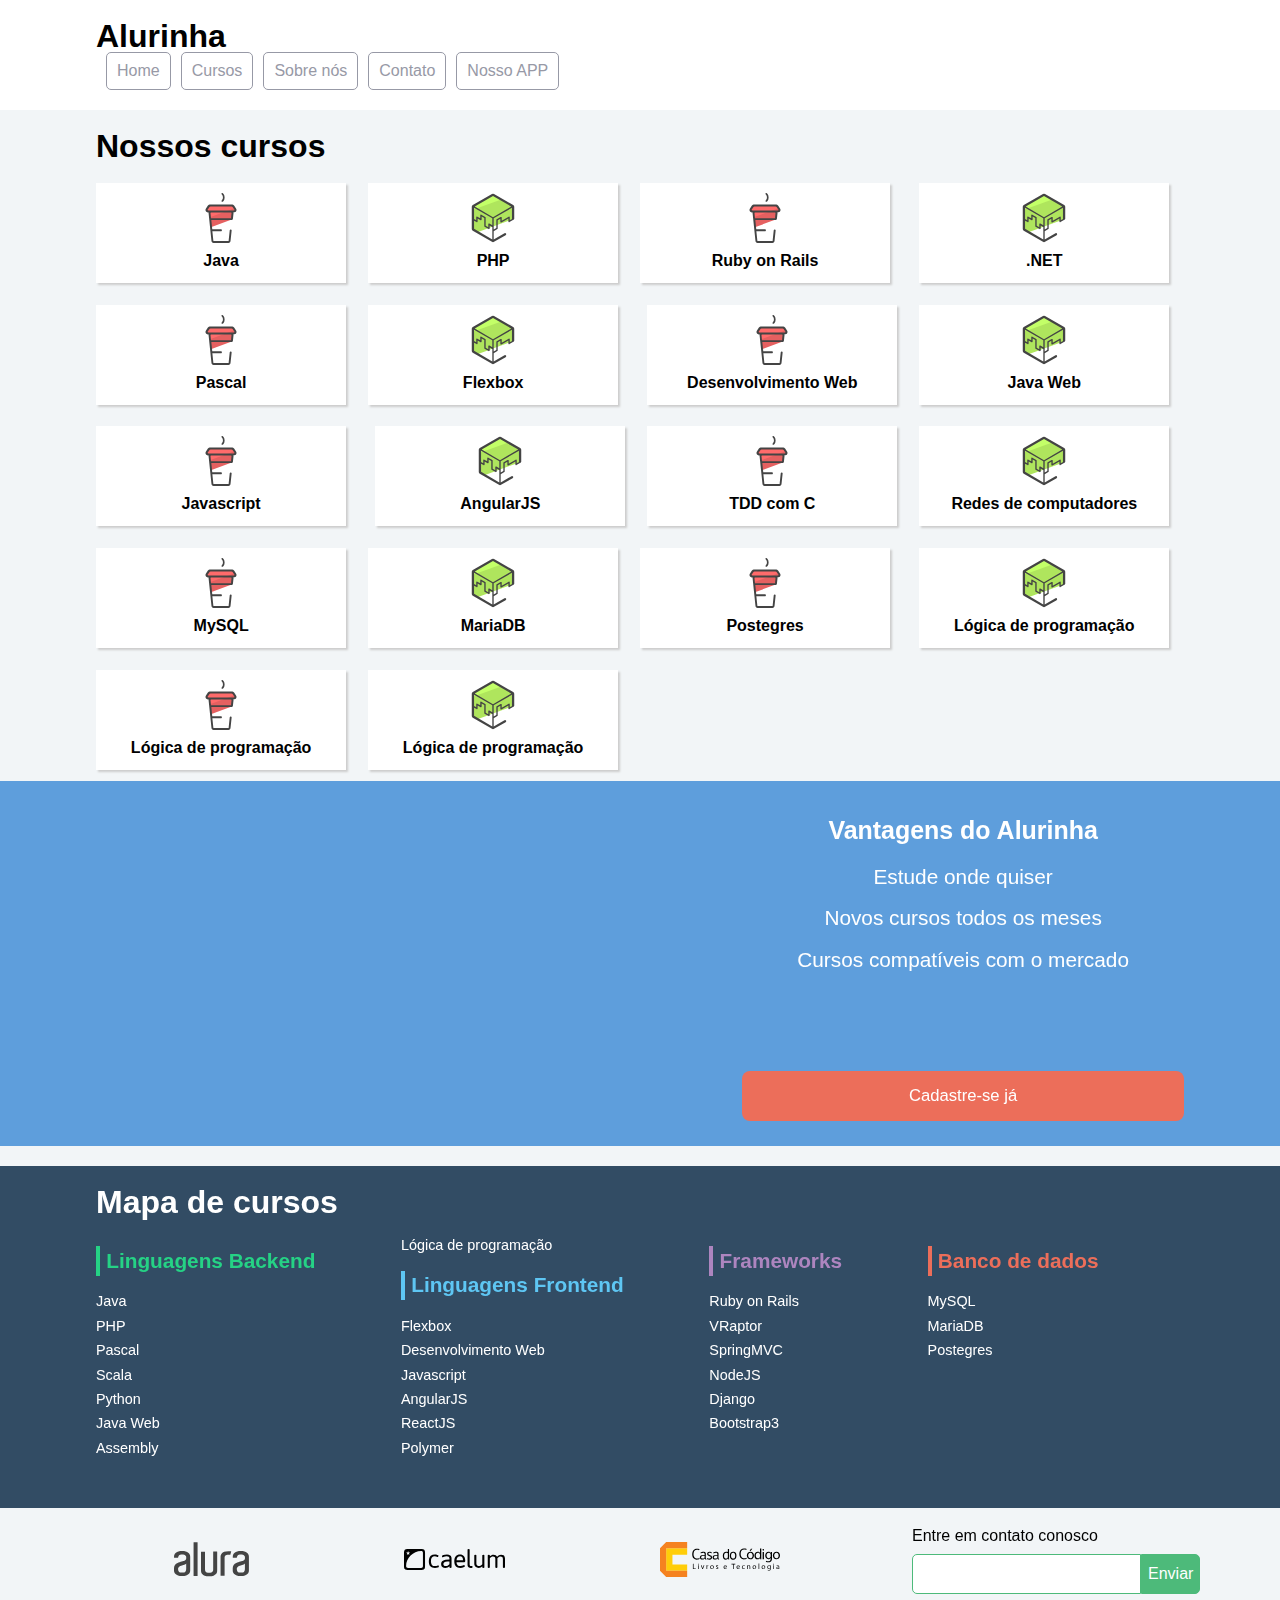
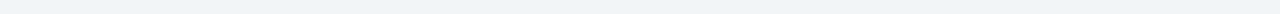
<file: flexbox-alura/index.html>
<!doctype html>
<html>
<head>
	<meta charset="utf-8">
	<meta name="viewport" content="width=device-width, initial-scale=1">
	<title>Alurinha | Cursos online</title>
	<link rel="stylesheet" href="css/reset.css">
	<link rel="stylesheet" href="css/style.css">
	<link rel="stylesheet" href="css/flexbox.css">
</head>
<body>
	
	<header class="cabecalhoPrincipal">
		<div class="container">
			<h1 class="cabecalhoPrincipal-titulo">
				<a href="#">Alurinha</a>
			</h1>
			
			<nav class="cabecalhoPrincipal-nav">
				<a class="cabecalhoPrincipal-nav-link" href="#">Home</a>
				<a class="cabecalhoPrincipal-nav-link" href="#">Cursos</a>
				<a class="cabecalhoPrincipal-nav-link" href="#">Sobre nós</a>
				<a class="cabecalhoPrincipal-nav-link" href="#">Contato</a>
				<a class="cabecalhoPrincipal-nav-link cabecalhoPrincipal-nav-link-app" href="#">Nosso APP</a>
			</nav>
		</div>
		
	</header>
	
	<main class="conteudoPrincipal">
		<div class="container">
			<h2 class="subtitulo">Nossos cursos</h2>
			
			<nav>
				<ul class="conteudoPrincipal-cursos">
					<li class="conteudoPrincipal-cursos-link"><a href="#">Java</a></li>
					<li class="conteudoPrincipal-cursos-link"><a href="#">PHP</a></li>
					<li class="conteudoPrincipal-cursos-link"><a href="#">Ruby on Rails</a></li>
					<li class="conteudoPrincipal-cursos-link"><a href="#">.NET</a></li>
					<li class="conteudoPrincipal-cursos-link"><a href="#">Pascal</a></li>
					<li class="conteudoPrincipal-cursos-link"><a href="#">Flexbox</a></li>
					<li class="conteudoPrincipal-cursos-link"><a href="#">Desenvolvimento Web</a></li>
					<li class="conteudoPrincipal-cursos-link"><a href="#">Java Web</a></li>
					<li class="conteudoPrincipal-cursos-link"><a href="#">Javascript</a></li>
					<li class="conteudoPrincipal-cursos-link"><a href="#">AngularJS</a></li>
					<li class="conteudoPrincipal-cursos-link"><a href="#">TDD com C</a></li>
					<li class="conteudoPrincipal-cursos-link"><a href="#">Redes de computadores</a></li>
					<li class="conteudoPrincipal-cursos-link"><a href="#">MySQL</a></li>
					<li class="conteudoPrincipal-cursos-link"><a href="#">MariaDB</a></li>
					<li class="conteudoPrincipal-cursos-link"><a href="#">Postegres</a></li>
					<li class="conteudoPrincipal-cursos-link"><a href="#">Lógica de programação</a></li>
					<li class="conteudoPrincipal-cursos-link"><a href="#">Lógica de programação</a></li>
					<li class="conteudoPrincipal-cursos-link"><a href="#">Lógica de programação</a></li>
				</ul>
			</nav>
		</div>
		
		<section class="videoSobre">
			<div class="container">
				<iframe class="videoSobre-video" width="560" height="315" src="https://www.youtube.com/embed/bIlOsJzBVaY?list=PLh2Y_pKOa4UcF1BYPJR3EIMRi3nWAUxIp" frameborder="0" allowfullscreen></iframe>
				
				<div class="videoSobre-sobre">
					<h2 class="videoSobre-sobre-title">Vantagens do Alurinha</h2>
					<ul class="videoSobre-sobre-list">
						<li class="videoSobre-sobre-item">Estude onde quiser</li>
						<li class="videoSobre-sobre-item">Novos cursos todos os meses</li>
						<li class="videoSobre-sobre-item">Cursos compatíveis com o mercado</li>
					</ul>
					<button class="videoSobre-button">Cadastre-se já</button>
				</div>
			</div>
		</section>
		
	</main>
	
	<footer class="rodapePrincipal">
		<div class="container">
			
			<section class="rodapePrincipal-navMap">
				<h3 class="subtitulo">Mapa de cursos</h3>
				<nav class="rodapePrincipal-navMap-list">
					
					<h4 class="navmap-list-title navmap-list-title-backend">Linguagens Backend</h4>
					<a class="rodapePrincipal-navMap-link" href="#">Java</a>
					<a class="rodapePrincipal-navMap-link" href="#">PHP</a>
					<a class="rodapePrincipal-navMap-link" href="#">Pascal</a>
					<a class="rodapePrincipal-navMap-link" href="#">Scala</a>
					<a class="rodapePrincipal-navMap-link" href="#">Python</a>
					<a class="rodapePrincipal-navMap-link" href="#">Java Web</a>
					<a class="rodapePrincipal-navMap-link" href="#">Assembly</a>
					<a class="rodapePrincipal-navMap-link" href="#">Lógica de programação</a>
					
					<h4 class="navmap-list-title navmap-list-title-frontend">Linguagens Frontend</h4>
					<a class="rodapePrincipal-navMap-link" href="#">Flexbox</a>
					<a class="rodapePrincipal-navMap-link" href="#">Desenvolvimento Web</a>
					<a class="rodapePrincipal-navMap-link" href="#">Javascript</a>
					<a class="rodapePrincipal-navMap-link" href="#">AngularJS</a>
					<a class="rodapePrincipal-navMap-link" href="#">ReactJS</a>
					<a class="rodapePrincipal-navMap-link" href="#">Polymer</a>
					
					<h4 class="navmap-list-title navmap-list-title-framework">Frameworks</h4>
					<a class="rodapePrincipal-navMap-link" href="#">Ruby on Rails</a>
					<a class="rodapePrincipal-navMap-link" href="#">VRaptor</a>
					<a class="rodapePrincipal-navMap-link" href="#">SpringMVC</a>
					<a class="rodapePrincipal-navMap-link" href="#">NodeJS</a>
					<a class="rodapePrincipal-navMap-link" href="#">Django</a>
					<a class="rodapePrincipal-navMap-link" href="#">Bootstrap3</a>
					
					<h4 class="navmap-list-title navmap-list-title-bancoDeDados">Banco de dados</h4>
					<a class="rodapePrincipal-navMap-link" href="#">MySQL</a>
					<a class="rodapePrincipal-navMap-link" href="#">MariaDB</a>
					<a class="rodapePrincipal-navMap-link" href="#">Postegres</a>
					
				</nav>
			</section>
			
		</div>
		
		<section class="rodapePrincipal-patrocinadores">
			<div class="container">
				<ul class="rodapePrincipal-patrocinadores-list">
					<li>
						<a class="rodapePrincipal-patrocinadores-list-link patrocinadores-list-link-alura" href="#">
							<img src="img/logos/alura.svg" alt="Logo da Alura">
						</a>
					</li>
					<li>
						<a class="rodapePrincipal-patrocinadores-list-link patrocinadores-list-link-caelum" href="#">
							<img src="img/logos/caelum.svg" alt="Logo da Caelum">
						</a>
					</li>
					<li>
						<a class="rodapePrincipal-patrocinadores-list-link patrocinadores-list-link-casaDoCodigo" href="#">
							<img src="img/logos/cdc.svg" alt="Logo da Casa do Código">
						</a>
					</li>
				</ul>
				<form class="rodapePrincipal-contatoForm" action="#">
					<fieldset>
						<legend class="rodapePrincipal-contatoForm-legend" for="email-contato">Entre em contato conosco</legend>
						<div class="rodapePrincipal-contatoForm-fieldset"> 
							<input class="rodapePrincipal-contatoForm-emailInput" type="email" name="email-contato" id="email-contato">
							<button class="rodapePrincipal-contatoForm-submit" type="submit">Enviar</button>
						</div>
					</fieldset>
				</form>
			</div>
		</section>
	</footer>
	
</body>
</html>
</file>
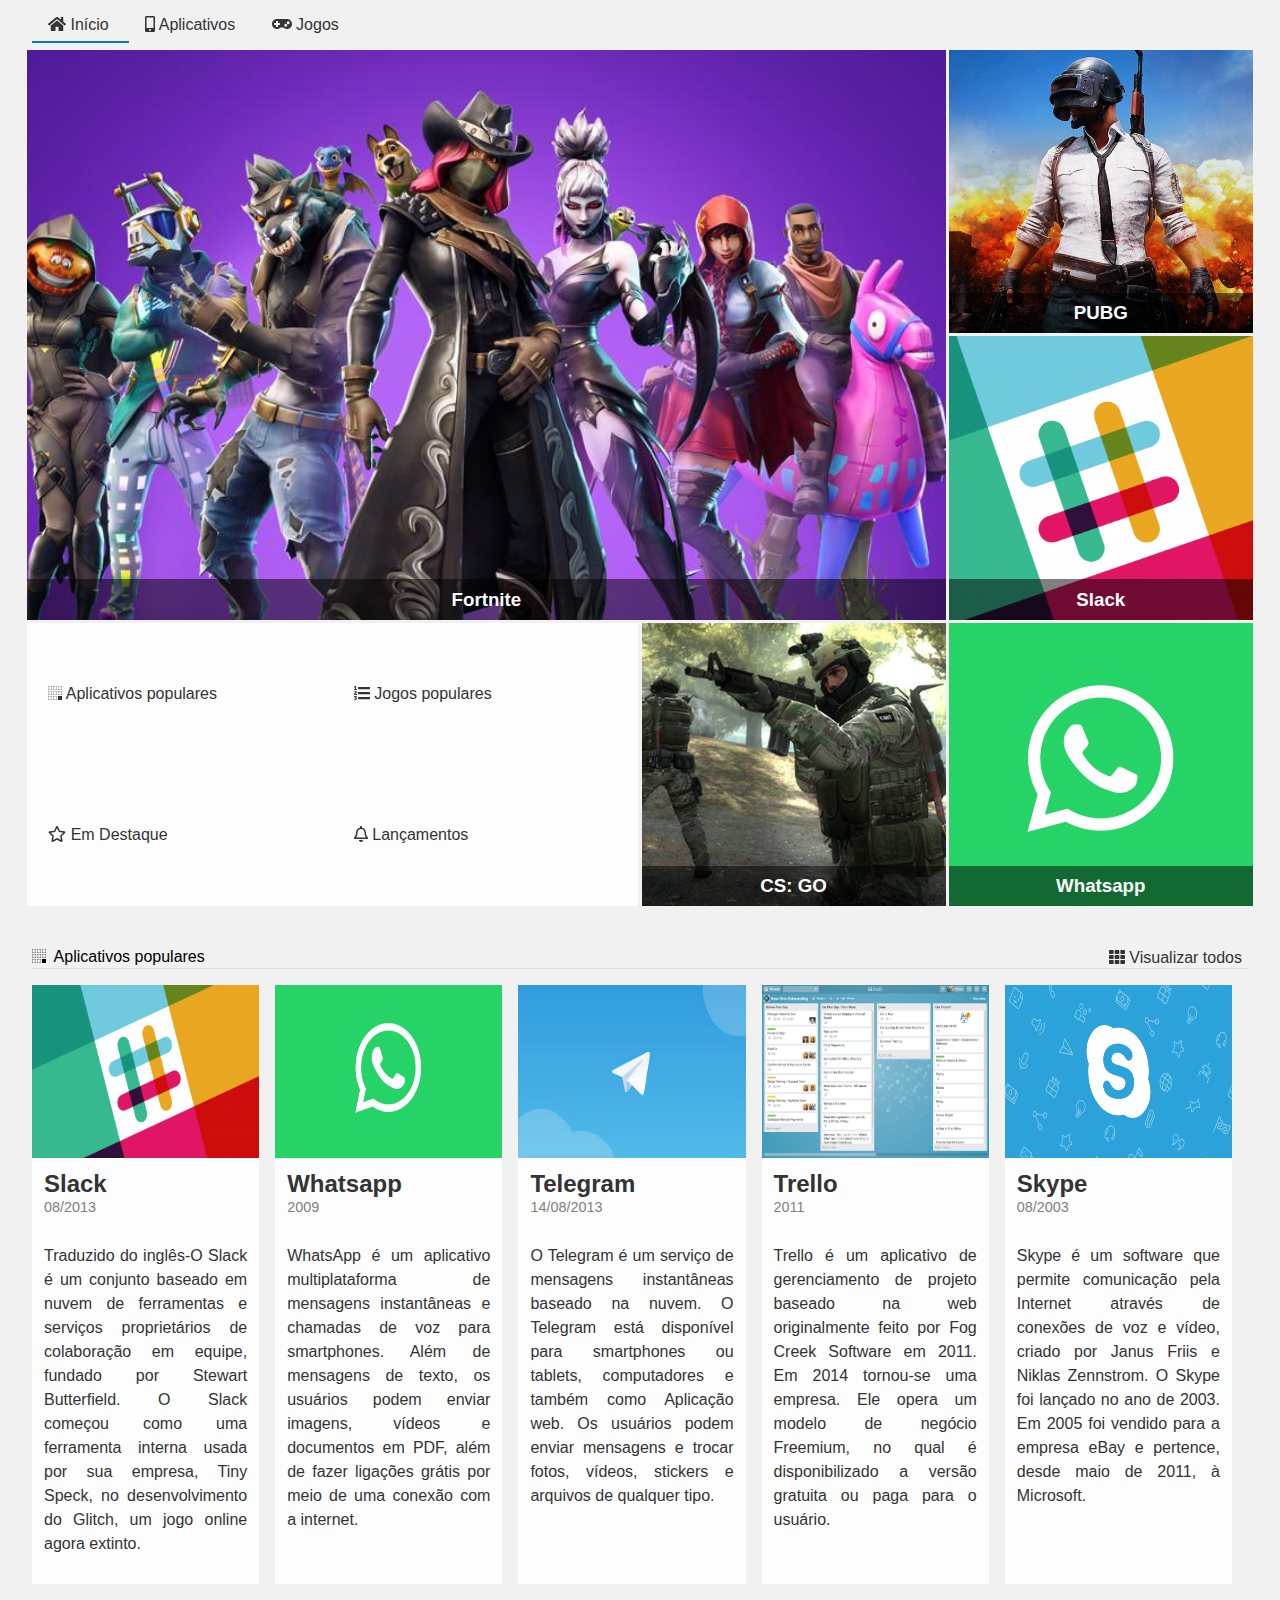
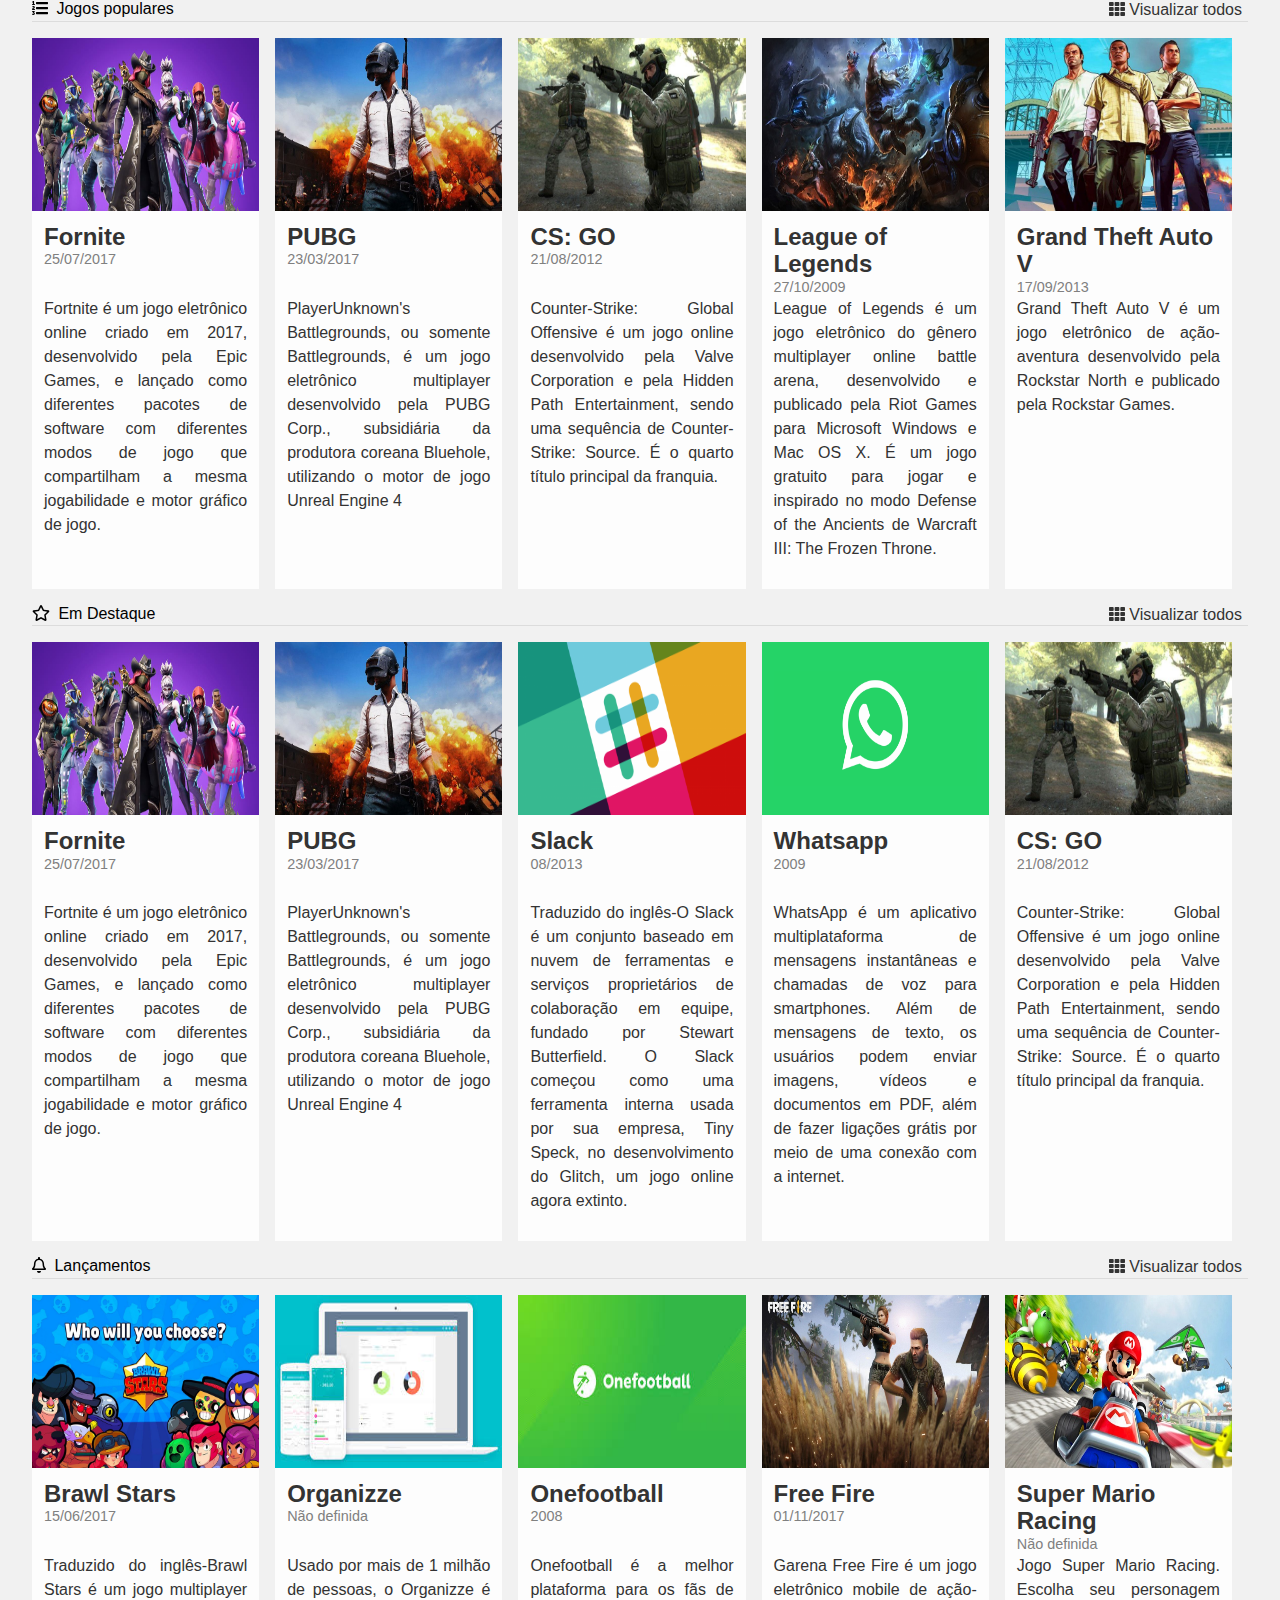
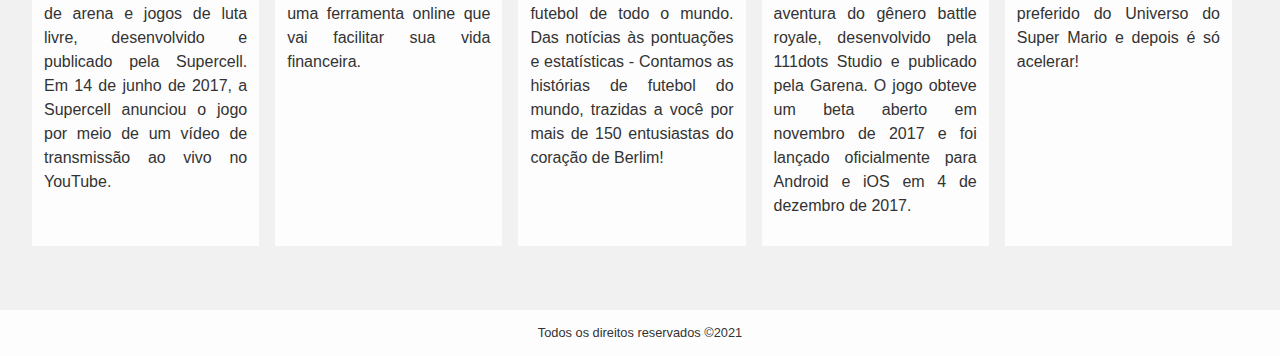
<file: htmlCSS-alura/CSS-grid/index.html>
<!DOCTYPE html>
<html lang="en">

<head>
    <meta charset="UTF-8">
    <meta name="viewport" content="width=device-width, initial-scale=1.0">
    <meta http-equiv="X-UA-Compatible" content="ie=edge">
    <title>Alura Store | Baixe nossos aplicativos e jogos</title>
    <link href="./assets/css/normalize.css" rel="stylesheet">
    <link href="./assets/css/reset.css" rel="stylesheet">
    <link href="./assets/css/style.css" rel="stylesheet">
    <link href="./assets/css/destaques.css" rel="stylesheet">
    <link href="./assets/css/populares.css" rel="stylesheet">
    <link href="./assets/css/menu.css" rel="stylesheet">
    <link href="./assets/css/responsivo.css" rel="stylesheet">

</head>

<body class="app">

    <header class="cabecalho">
        <nav class="menu">
            <ul class="menu__lista">
                <li class="menu__item">
                    <a class="menu__link ativo" href="#">
                        <i class="fas fa-home"></i>
                        Início
                    </a>
                    <a class="menu__link" href="#">
                        <i class="fas fa-mobile-alt"></i>
                        Aplicativos</a>
                    <a class="menu__link" href="#">
                        <i class="fas fa-gamepad"></i>
                        Jogos
                    </a>
                </li>
            </ul>
        </nav>
    </header>

    <main class="conteudo">
        <section class="destaques">

            <div class="destaques__principal caixa">
                <h3 class="destaques__titulo">Fortnite</h3>
            </div>

            <div class="destaques__secundario caixa">
                <h3 class="destaques__titulo">PUBG</h3>
            </div>

            <div class="destaques__secundario caixa">
                <h3 class="destaques__titulo">Slack</h3>
            </div>

            <div class="destaques__secundario caixa">
                <h3 class="destaques__titulo">Whatsapp</h3>
            </div>

            <div class="destaques__secundario caixa">
                <h3 class="destaques__titulo">CS: GO</h3>
            </div>

            <div class="destaques__categorias">
                <ul class="destaques__categorias___lista">
                    <li class="destaques__categorias___item">
                        <a class="destaques__categorias___link" href="#">
                            <i class="destaques__categorias___icone fab fa-buromobelexperte"></i>
                            Aplicativos populares
                        </a>
                    </li>
                    <li class="destaques__categorias___item">
                        <a class="destaques__categorias___link" href="#">
                            <i class="fas fa-list-ol"></i>
                            Jogos populares
                        </a>
                    </li>
                    <li class="destaques__categorias___item">
                        <a class="destaques__categorias___link" href="#">
                            <i class="far fa-star"></i>
                            Em Destaque
                        </a>
                    </li>
                    <li class="destaques__categorias___item">
                        <a class="destaques__categorias___link" href="#">
                            <i class="far fa-bell"></i>
                            Lançamentos
                        </a>
                    </li>
                </ul>
            </div>
        </section>

        <section class="populares">

            <div class="populares__itens">

                <div class="populares__info">
                    <div class="populares__cabecalho">
                        <h4 class="populares__titulo">
                            <i class="populares__icone fab fa-buromobelexperte"></i>
                            Aplicativos populares
                        </h4>
                        <button class="populares__botao">
                            <i class="fas fa-th"></i>
                            Visualizar todos
                        </button>
                    </div>
                </div>


                <div class="populares__conteudo">

                    <div class="populares__card">
                        <img class="populares__card___imagem" src="./assets/img/slack.png">
                        <div class="populares__card___corpo">
                            <div class="populares__card___cabecalho">
                                <h5 class="populares__card___titulo">Slack</h5>
                                <time class="populares__card___data" datetime="2013-08-01">08/2013</time>
                            </div>
                            <div class="populares__card___descricao">
                                Traduzido do inglês-O Slack é um conjunto baseado em nuvem de ferramentas e serviços
                                proprietários de colaboração em equipe, fundado por Stewart Butterfield. O Slack começou
                                como uma ferramenta interna usada por sua empresa, Tiny Speck, no desenvolvimento do
                                Glitch, um jogo online agora extinto.
                            </div>
                        </div>
                    </div>

                    <div class="populares__card">
                        <img class="populares__card___imagem" src="./assets/img/whatsapp.png">
                        <div class="populares__card___corpo">
                            <div class="populares__card___cabecalho">
                                <h5 class="populares__card___titulo">Whatsapp</h5>
                                <time class="populares__card___data" datetime="20090-01-01">2009</time>
                            </div>
                            <div class="populares__card___descricao">
                                WhatsApp é um aplicativo multiplataforma de mensagens instantâneas e chamadas de voz
                                para smartphones. Além de mensagens de texto, os usuários podem enviar imagens, vídeos e
                                documentos em PDF, além de fazer ligações grátis por meio de uma conexão com a internet.
                            </div>
                        </div>
                    </div>

                    <div class="populares__card">
                        <img class="populares__card___imagem" src="./assets/img/telegram.jpeg">
                        <div class="populares__card___corpo">
                            <div class="populares__card___cabecalho">
                                <h5 class="populares__card___titulo">Telegram</h5>
                                <time class="populares__card___data" datetime="2013-08-14">14/08/2013</time>
                            </div>
                            <div class="populares__card___descricao">
                                O Telegram é um serviço de mensagens instantâneas baseado na nuvem. O Telegram está
                                disponível para smartphones ou tablets, computadores e também como Aplicação web. Os
                                usuários podem enviar mensagens e trocar fotos, vídeos, stickers e arquivos de qualquer
                                tipo.
                            </div>
                        </div>
                    </div>

                    <div class="populares__card">
                        <img class="populares__card___imagem" src="./assets/img/trello.jpg">
                        <div class="populares__card___corpo">
                            <div class="populares__card___cabecalho">
                                <h5 class="populares__card___titulo">Trello</h5>
                                <time class="populares__card___data" datetime="2011-01-01">2011</time>
                            </div>
                            <div class="populares__card___descricao">
                                Trello é um aplicativo de gerenciamento de projeto baseado na web originalmente feito
                                por Fog Creek Software em 2011. Em 2014 tornou-se uma empresa. Ele opera um modelo de
                                negócio Freemium, no qual é disponibilizado a versão gratuita ou paga para o usuário.
                            </div>
                        </div>
                    </div>

                    <div class="populares__card">
                        <img class="populares__card___imagem" src="./assets/img/skype.png">
                        <div class="populares__card___corpo">
                            <div class="populares__card___cabecalho">
                                <h5 class="populares__card___titulo">Skype</h5>
                                <time class="populares__card___data" datetime="2003-08-01">08/2003</time>
                            </div>
                            <div class="populares__card___descricao">
                                Skype é um software que permite comunicação pela Internet através de conexões de voz e
                                vídeo, criado por Janus Friis e Niklas Zennstrom. O Skype foi lançado no ano de 2003. Em
                                2005 foi vendido para a empresa eBay e pertence, desde maio de 2011, à Microsoft.
                            </div>
                        </div>
                    </div>

                </div>
            </div>
            <div class="populares__itens">
                <div class="populares__info">
                    <div class="populares__cabecalho">
                        <h4 class="populares__titulo">
                            <i class="populares__icone fas fa-list-ol"></i>
                            Jogos populares
                        </h4>
                        <button class="populares__botao">
                            <i class="fas fa-th"></i>
                            Visualizar todos
                        </button>
                    </div>
                </div>
                <div class="populares__conteudo">
                    <div class="populares__card">
                        <img class="populares__card___imagem" src="./assets/img/fortnite.jpg">
                        <div class="populares__card___corpo">
                            <div class="populares__card___cabecalho">
                                <h5 class="populares__card___titulo">Fornite</h5>
                                <time class="populares__card___data" datetime="2017-07-25">25/07/2017</time>
                            </div>
                            <div class="populares__card___descricao">
                                Fortnite é um jogo eletrônico online criado em 2017, desenvolvido pela Epic Games, e
                                lançado como diferentes pacotes de software com diferentes modos de jogo que
                                compartilham a mesma jogabilidade e motor gráfico de jogo.
                            </div>
                        </div>
                    </div>
                    <div class="populares__card">
                        <img class="populares__card___imagem" src="./assets/img/pubg.jpg">
                        <div class="populares__card___corpo">
                            <div class="populares__card___cabecalho">
                                <h5 class="populares__card___titulo">PUBG</h5>
                                <time class="populares__card___data" datetime="2017-03-23">23/03/2017</time>
                            </div>
                            <div class="populares__card___descricao">
                                PlayerUnknown's Battlegrounds, ou somente Battlegrounds, é um jogo eletrônico
                                multiplayer desenvolvido pela PUBG Corp., subsidiária da produtora coreana Bluehole,
                                utilizando o motor de jogo Unreal Engine 4
                            </div>
                        </div>
                    </div>
                    <div class="populares__card">
                        <img class="populares__card___imagem" src="./assets/img/cs-go.jpg">
                        <div class="populares__card___corpo">
                            <div class="populares__card___cabecalho">
                                <h5 class="populares__card___titulo">CS: GO</h5>
                                <time class="populares__card___data" datetime="2012-08-21">21/08/2012</time>
                            </div>
                            <div class="populares__card___descricao">
                                Counter-Strike: Global Offensive é um jogo online desenvolvido pela Valve Corporation e
                                pela Hidden Path Entertainment, sendo uma sequência de Counter-Strike: Source. É o
                                quarto título principal da franquia.
                            </div>
                        </div>
                    </div>
                    <div class="populares__card">
                        <img class="populares__card___imagem" src="./assets/img/lol.jpg">
                        <div class="populares__card___corpo">
                            <div class="populares__card___cabecalho">
                                <h5 class="populares__card___titulo">League of Legends</h5>
                                <time class="populares__card___data" datetime="2009-10-27">27/10/2009</time>
                            </div>
                            <div class="populares__card___descricao">
                                League of Legends é um jogo eletrônico do gênero multiplayer online battle arena,
                                desenvolvido e publicado pela Riot Games para Microsoft Windows e Mac OS X. É um jogo
                                gratuito para jogar e inspirado no modo Defense of the Ancients de Warcraft III: The
                                Frozen Throne.
                            </div>
                        </div>
                    </div>
                    <div class="populares__card">
                        <img class="populares__card___imagem" src="./assets/img/gta-v.jpg">
                        <div class="populares__card___corpo">
                            <div class="populares__card___cabecalho">
                                <h5 class="populares__card___titulo">Grand Theft Auto V</h5>
                                <time class="populares__card___data" datetime="2013-09-17">17/09/2013</time>
                            </div>
                            <div class="populares__card___descricao">
                                Grand Theft Auto V é um jogo eletrônico de ação-aventura desenvolvido pela Rockstar
                                North e publicado pela Rockstar Games.
                            </div>
                        </div>
                    </div>
                </div>
            </div>
            <div class="populares__itens">
                <div class="populares__info">
                    <div class="populares__cabecalho">
                        <h4 class="populares__titulo">
                            <i class="populares__icone far fa-star"></i>
                            Em Destaque
                        </h4>
                        <button class="populares__botao">
                            <i class="fas fa-th"></i>
                            Visualizar todos
                        </button>
                    </div>
                </div>
                <div class="populares__conteudo">
                    <div class="populares__card">
                        <img class="populares__card___imagem" src="./assets/img/fortnite.jpg">
                        <div class="populares__card___corpo">
                            <div class="populares__card___cabecalho">
                                <h5 class="populares__card___titulo">Fornite</h5>
                                <time class="populares__card___data" datetime="2017-07-25">25/07/2017</time>
                            </div>
                            <div class="populares__card___descricao">
                                Fortnite é um jogo eletrônico online criado em 2017, desenvolvido pela Epic Games, e
                                lançado como diferentes pacotes de software com diferentes modos de jogo que
                                compartilham a mesma jogabilidade e motor gráfico de jogo.
                            </div>
                        </div>
                    </div>
                    <div class="populares__card">
                        <img class="populares__card___imagem" src="./assets/img/pubg.jpg">
                        <div class="populares__card___corpo">
                            <div class="populares__card___cabecalho">
                                <h5 class="populares__card___titulo">PUBG</h5>
                                <time class="populares__card___data" datetime="2017-03-23">23/03/2017</time>
                            </div>
                            <div class="populares__card___descricao">
                                PlayerUnknown's Battlegrounds, ou somente Battlegrounds, é um jogo eletrônico
                                multiplayer desenvolvido pela PUBG Corp., subsidiária da produtora coreana Bluehole,
                                utilizando o motor de jogo Unreal Engine 4
                            </div>
                        </div>
                    </div>
                    <div class="populares__card">
                        <img class="populares__card___imagem" src="./assets/img/slack.png">
                        <div class="populares__card___corpo">
                            <div class="populares__card___cabecalho">
                                <h5 class="populares__card___titulo">Slack</h5>
                                <time class="populares__card___data" datetime="2013-08-01">08/2013</time>
                            </div>
                            <div class="populares__card___descricao">
                                Traduzido do inglês-O Slack é um conjunto baseado em nuvem de ferramentas e serviços
                                proprietários de colaboração em equipe, fundado por Stewart Butterfield. O Slack começou
                                como uma ferramenta interna usada por sua empresa, Tiny Speck, no desenvolvimento do
                                Glitch, um jogo online agora extinto.
                            </div>
                        </div>
                    </div>
                    <div class="populares__card">
                        <img class="populares__card___imagem" src="./assets/img/whatsapp.png">
                        <div class="populares__card___corpo">
                            <div class="populares__card___cabecalho">
                                <h5 class="populares__card___titulo">Whatsapp</h5>
                                <time class="populares__card___data" datetime="20090-01-01">2009</time>
                            </div>
                            <div class="populares__card___descricao">
                                WhatsApp é um aplicativo multiplataforma de mensagens instantâneas e chamadas de voz
                                para smartphones. Além de mensagens de texto, os usuários podem enviar imagens, vídeos e
                                documentos em PDF, além de fazer ligações grátis por meio de uma conexão com a internet.
                            </div>
                        </div>
                    </div>
                    <div class="populares__card">
                        <img class="populares__card___imagem" src="./assets/img/cs-go.jpg">
                        <div class="populares__card___corpo">
                            <div class="populares__card___cabecalho">
                                <h5 class="populares__card___titulo">CS: GO</h5>
                                <time class="populares__card___data" datetime="2012-08-21">21/08/2012</time>
                            </div>
                            <div class="populares__card___descricao">
                                Counter-Strike: Global Offensive é um jogo online desenvolvido pela Valve Corporation e
                                pela Hidden Path Entertainment, sendo uma sequência de Counter-Strike: Source. É o
                                quarto título principal da franquia.
                            </div>
                        </div>
                    </div>
                </div>
            </div>
            <div class="populares__itens">
                <div class="populares__info">
                    <div class="populares__cabecalho">
                        <h4 class="populares__titulo">
                            <i class="populares__icone far fa-bell"></i>
                            Lançamentos
                        </h4>
                        <button class="populares__botao">
                            <i class="fas fa-th"></i>
                            Visualizar todos
                        </button>
                    </div>
                </div>
                <div class="populares__conteudo">
                    <div class="populares__card">
                        <img class="populares__card___imagem" src="./assets/img/brawl-stars.jpg">
                        <div class="populares__card___corpo">
                            <div class="populares__card___cabecalho">
                                <h5 class="populares__card___titulo">Brawl Stars</h5>
                                <time class="populares__card___data" datetime="2017-06-15">15/06/2017</time>
                            </div>
                            <div class="populares__card___descricao">
                                Traduzido do inglês-Brawl Stars é um jogo multiplayer de arena e jogos de luta livre,
                                desenvolvido e publicado pela Supercell. Em 14 de junho de 2017, a Supercell anunciou o
                                jogo por meio de um vídeo de transmissão ao vivo no YouTube.
                            </div>
                        </div>
                    </div>
                    <div class="populares__card">
                        <img class="populares__card___imagem" src="./assets/img/organizze.jpeg">
                        <div class="populares__card___corpo">
                            <div class="populares__card___cabecalho">
                                <h5 class="populares__card___titulo">Organizze</h5>
                                <time class="populares__card___data" datetime="">Não definida</time>
                            </div>
                            <div class="populares__card___descricao">
                                Usado por mais de 1 milhão de pessoas, o Organizze é uma ferramenta online que vai
                                facilitar sua vida financeira.
                            </div>
                        </div>
                    </div>
                    <div class="populares__card">
                        <img class="populares__card___imagem" src="./assets/img/onefotball.jpeg">
                        <div class="populares__card___corpo">
                            <div class="populares__card___cabecalho">
                                <h5 class="populares__card___titulo">Onefootball</h5>
                                <time class="populares__card___data" datetime="2008-01-01">2008</time>
                            </div>
                            <div class="populares__card___descricao">
                                Onefootball é a melhor plataforma para os fãs de futebol de todo o mundo. Das notícias
                                às pontuações e estatísticas - Contamos as histórias de futebol do mundo, trazidas a
                                você por mais de 150 entusiastas do coração de Berlim!
                            </div>
                        </div>
                    </div>
                    <div class="populares__card">
                        <img class="populares__card___imagem" src="./assets/img/free-fire.jpg">
                        <div class="populares__card___corpo">
                            <div class="populares__card___cabecalho">
                                <h5 class="populares__card___titulo">Free Fire</h5>
                                <time class="populares__card___data" datetime="2017-11-01">01/11/2017</time>
                            </div>
                            <div class="populares__card___descricao">
                                Garena Free Fire é um jogo eletrônico mobile de ação-aventura do gênero battle royale,
                                desenvolvido pela 111dots Studio e publicado pela Garena. O jogo obteve um beta aberto
                                em novembro de 2017 e foi lançado oficialmente para Android e iOS em 4 de dezembro de
                                2017.
                            </div>
                        </div>
                    </div>
                    <div class="populares__card">
                        <img class="populares__card___imagem" src="./assets/img/mario-kart.jpg">
                        <div class="populares__card___corpo">
                            <div class="populares__card___cabecalho">
                                <h5 class="populares__card___titulo">Super Mario Racing</h5>
                                <time class="populares__card___data" datetime="">Não definida</time>
                            </div>
                            <div class="populares__card___descricao">
                                Jogo Super Mario Racing. Escolha seu personagem preferido do Universo do Super Mario e
                                depois é só acelerar!
                            </div>
                        </div>
                    </div>
                </div>
            </div>
        </section>
    </main>
    <footer class="rodape">Todos os direitos reservados &copy;2021</footer>
    <script src="./assets/js/fontawesome.all.min.js"></script>
</body>

</html>
</file>
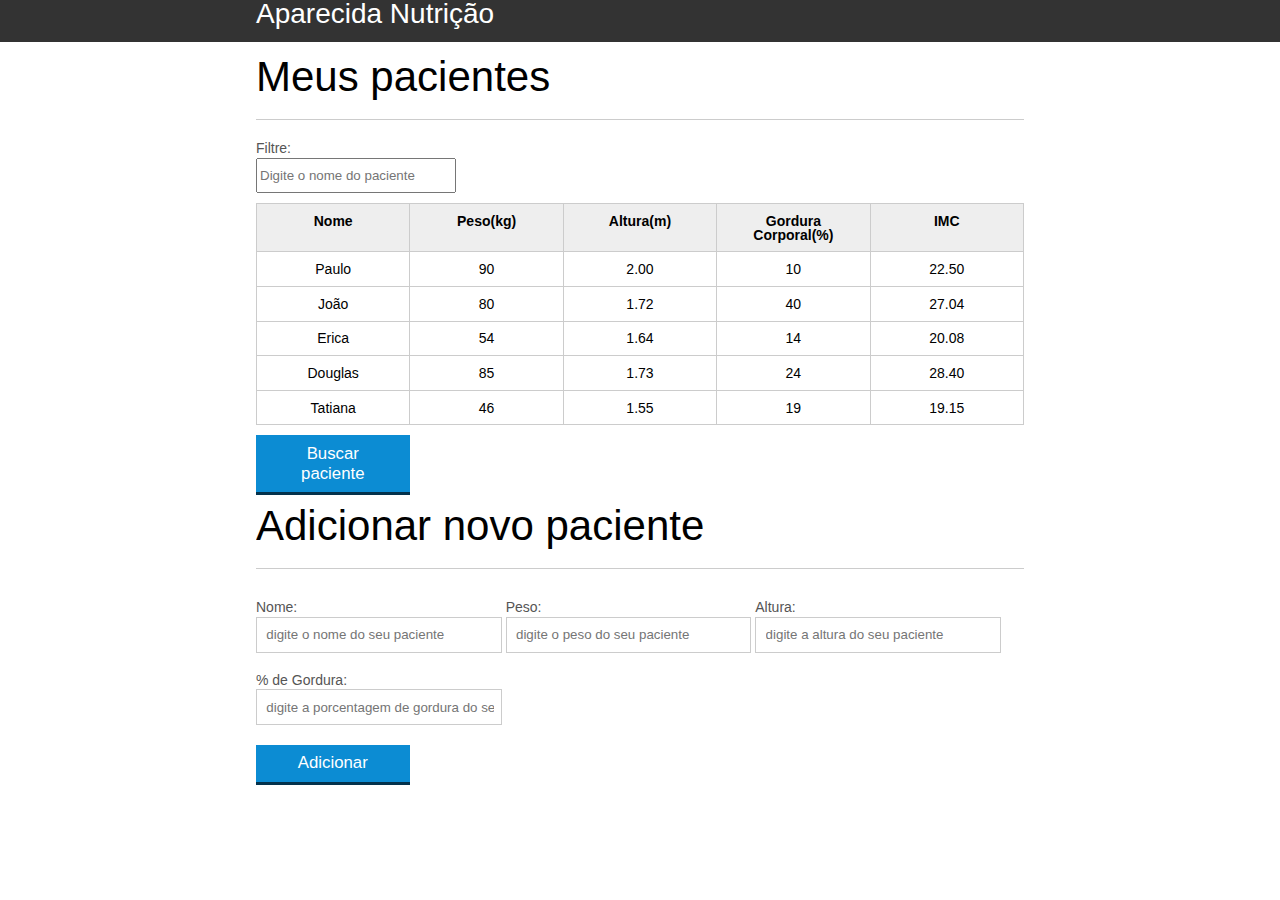
<file: javascript-alura/javaScript/introducao-javascript/index.html>
<!DOCTYPE html>
<html lang="pt-br">

<head>
	<meta charset="UTF-8">
	<title>Aparecida Nutrição</title>
	<link rel="icon" href="favicon.ico" type="image/x-icon">
	<link rel="stylesheet" type="text/css" href="css/reset.css">
	<link rel="stylesheet" type="text/css" href="css/index.css">

</head>

<body>

	<header>
		<div class="titulo">
			<h1>Aparecida Nutrição</h1>
		</div>
	</header>
	<main>
		<section class="container">
			<h2>Meus pacientes</h2>

			<label for="filtrar-tabela">Filtre:</label>
			<input type="text" name="filtro" id="filtrar-tabela" placeholder="Digite o nome do paciente">

			<table>
				<thead>
					<tr>
						<th>Nome</th>
						<th>Peso(kg)</th>
						<th>Altura(m)</th>
						<th>Gordura Corporal(%)</th>
						<th>IMC</th>
					</tr>
				</thead>
				<tbody id="tabela-pacientes">
					<tr class="paciente" id="primeiro-paciente">
						<td class="info-nome">Paulo</td>
						<td class="info-peso">90</td>
						<td class="info-altura">2.00</td>
						<td class="info-gordura">10</td>
						<td class="info-imc">0</td>
					</tr>

					<tr class="paciente">
						<td class="info-nome">João</td>
						<td class="info-peso">80</td>
						<td class="info-altura">1.72</td>
						<td class="info-gordura">40</td>
						<td class="info-imc">0</td>
					</tr>

					<tr class="paciente">
						<td class="info-nome">Erica</td>
						<td class="info-peso">54</td>
						<td class="info-altura">1.64</td>
						<td class="info-gordura">14</td>
						<td class="info-imc">0</td>
					</tr>

					<tr class="paciente">
						<td class="info-nome">Douglas</td>
						<td class="info-peso">85</td>
						<td class="info-altura">1.73</td>
						<td class="info-gordura">24</td>
						<td class="info-imc">0</td>
					</tr>
					<tr class="paciente">
						<td class="info-nome">Tatiana</td>
						<td class="info-peso">46</td>
						<td class="info-altura">1.55</td>
						<td class="info-gordura">19</td>
						<td class="info-imc">0</td>
					</tr>
				</tbody>
			</table>
			<span id="erro-ajax" class="invisivel">Erro ao buscar os pacientes</span>

			<button id="buscar-paciente" class="botao bto-principal">Buscar paciente</button>

		</section>
	</main>

	<!-- Adicionando Pacientes -->
	<section class="container">
		<h2 id="titulo-form">Adicionar novo paciente</h2>
		<ul id="mensagens-erro"></ul>
		<form id="form-adiciona">
			<div class="grupo">
				<label for="nome">Nome:</label>
				<input id="nome" name="nome" type="text" placeholder="digite o nome do seu paciente" class="campo">
			</div>
			<div class="grupo">
				<label for="peso">Peso:</label>
				<input id="peso" name="peso" type="text" placeholder="digite o peso do seu paciente"
					class="campo campo-medio">
			</div>
			<div class="grupo">
				<label for="altura">Altura:</label>
				<input id="altura" name="altura" type="text" placeholder="digite a altura do seu paciente"
					class="campo campo-medio">
			</div>
			<div class="grupo">
				<label for="gordura">% de Gordura:</label>
				<input id="gordura" type="text" placeholder="digite a porcentagem de gordura do seu paciente"
					class="campo campo-medio">
			</div>

			<button id="adicionar-paciente" class="botao bto-principal">Adicionar</button>
		</form>
	</section>

	<script src="js/calculaIMC.js"></script>
	<script src="js/form.js"></script>
	<script src="js/remover-paciente.js"></script>
	<script src="js/filtra.js"></script>
	<script src="js/buscar-pacientes.js"></script>

</body>

</html>
</file>
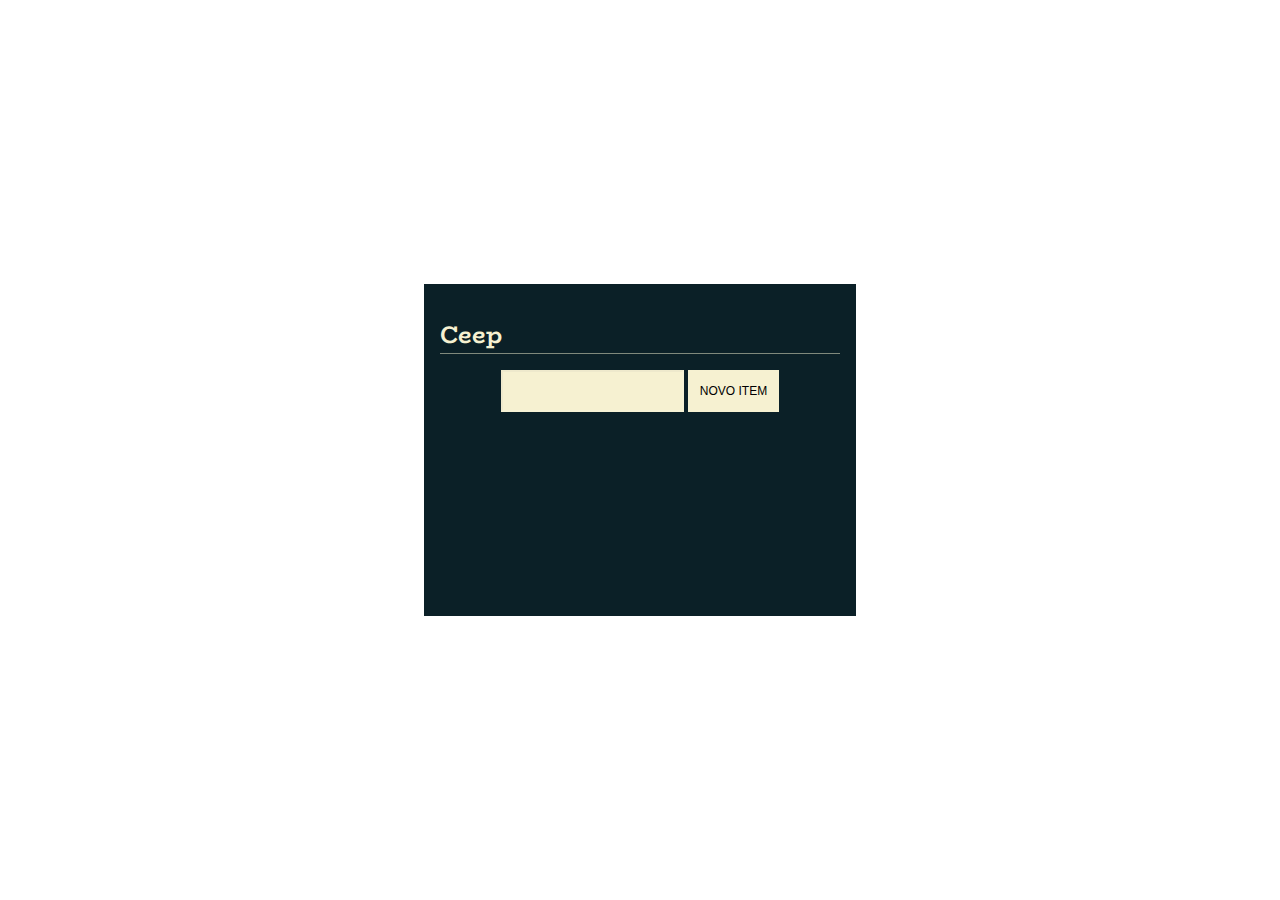
<file: javascript-alura/JS-WEB/js_web_1920-projeto_inicial/projeto_inicial/index.html>
<!DOCTYPE html>
<html lang="en">
<head>
  <meta charset="UTF-8">
  <meta name="viewport" content="width=device-width, initial-scale=1.0">
  <link rel="stylesheet" href="./assets/css/style.css">
  <link rel="stylesheet" href="https://fonts.googleapis.com/css2?family=BioRhyme&amp;family=Space+Mono&amp;display=swap">
  <link rel="stylesheet" href="https://fonts.googleapis.com/icon?family=Material+Icons">
  <title>Ceep</title>
</head>
<body>
  <div class="app">
    <div class="todo-list">
      <h1 class="title">
        Ceep
      </h1>
      
      <form class="form" action="">
        <input class="form-input" type="text" data-form-input>
        <button class="form-button" data-form-button> Novo Item </button>
      </form>

      <ul class="list" data-list>
        
      </ul>
    </div>
    <script type="module" src="main.js"></script>
</body>
</html>
</file>
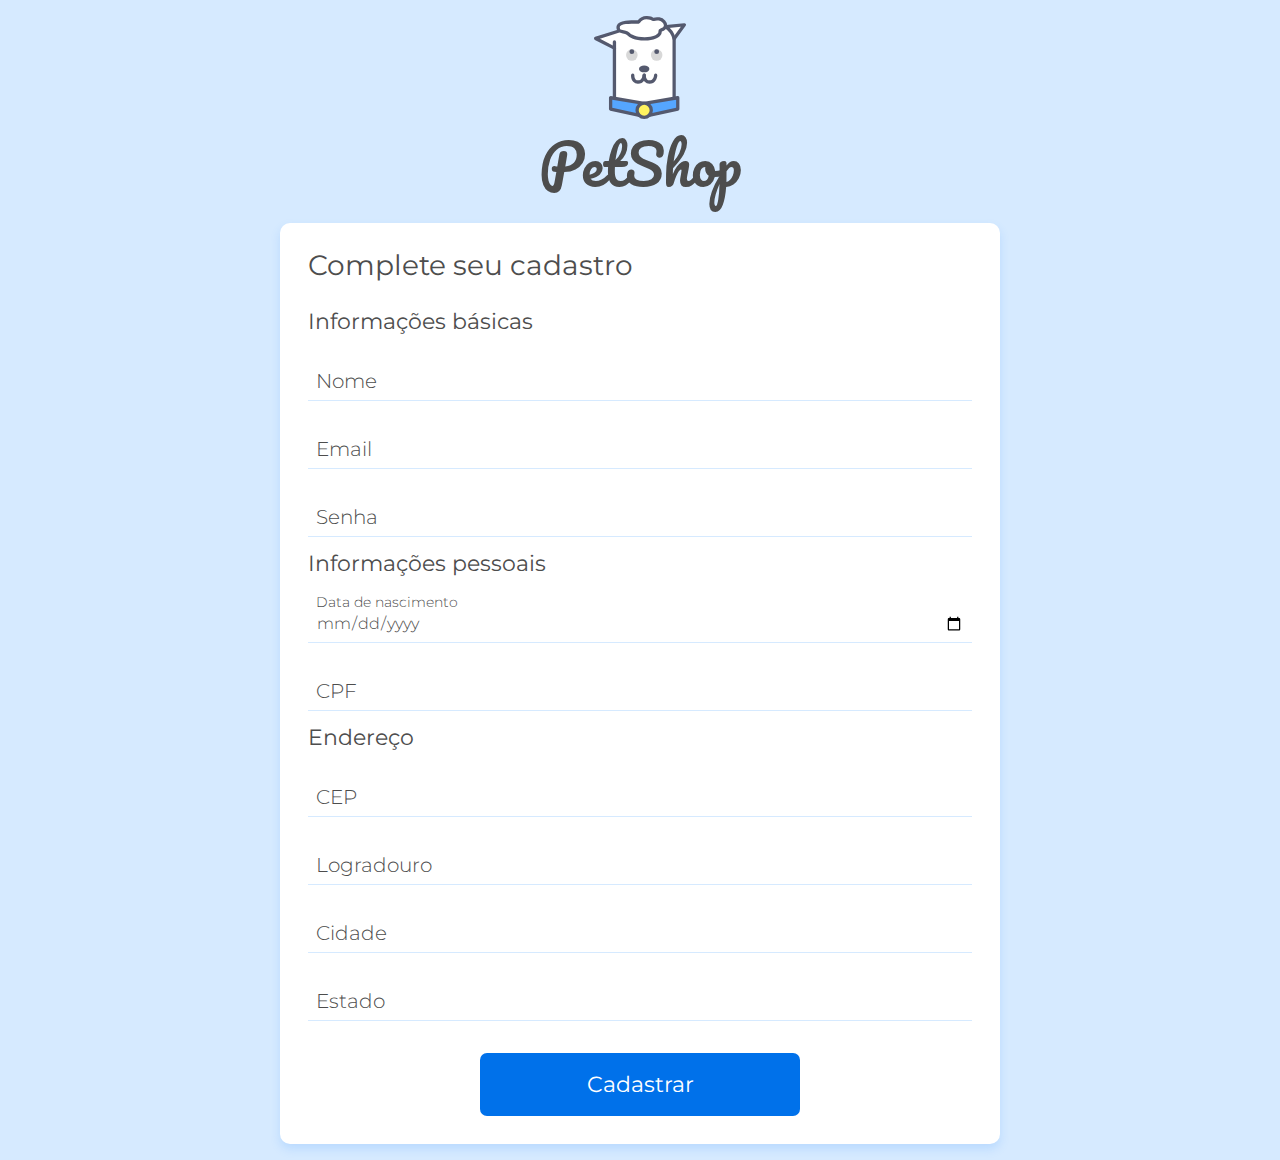
<file: javascript-alura/validaFormulario/validacao-doguito-main/cadastro.html>
<!DOCTYPE html>
<html lang="pt">
<head>
    <meta charset="UTF-8">
    <meta name="viewport" content="width=device-width, initial-scale=1.0">
    <title>Doguito Petshop | Criar conta</title>
    <link href="https://fonts.googleapis.com/css2?family=Montserrat:wght@300;400&display=swap" rel="stylesheet">
    <link href="https://fonts.googleapis.com/css2?family=Pacifico&display=swap" rel="stylesheet"> 
    <link rel="stylesheet" href="./assets/css/base/base.css">
    <link rel="stylesheet" href="./assets/css/cadastro.css">
    <link rel="stylesheet" href="./assets/css/componentes/cartao.css">
    <link rel="stylesheet" href="./assets/css/componentes/inputs.css">
    <link rel="stylesheet" href="./assets/css/componentes/botao.css">
</head>
<body>
    <main class="container flex flex--coluna flex--centro">
        <div class="cadastro-cabecalho">
            <img src="./assets/img/doguito.svg" alt="Logo Doguito" class="cadastro-cabecalho__logo">
            <h1 class="cadastro-cabecalho__titulo">PetShop</h1>
        </div>
        <section class="cartao">
            <h2 class="cartao__titulo">Complete seu cadastro</h2>
            <form action="./cadastro_concluido.html" class="formulario flex flex--coluna">
                <fieldset>
                    <legend class="formulario__legenda">Informações básicas</legend>
                    <div class="input-container">
                        <input name="nome" id="nome" class="input" type="text" placeholder="Nome" required>
                        <label class="input-label" for="nome">Nome</label>
                        <span class="input-mensagem-erro">Este campo não está válido</span>
                    </div>
                    <div class="input-container">
                        <input name="email" id="email" class="input" type="email" placeholder="Email" required>
                        <label class="input-label" for="email">Email</label>
                        <span class="input-mensagem-erro">Este campo não está válido</span>
                    </div>
                    <div class="input-container">
                        <input name="senha" id="senha" class="input" type="password" placeholder="Senha" pattern="^(?=.*?[A-Z])(?=.*?[a-z])(?=.*?[0-9])(?=.*?[#?!@$%^&*-]).{8,}$"  required>
                        <label class="input-label" for="senha">Senha</label>
                        <span class="input-mensagem-erro">Este campo não está válido</span>
                    </div>
                </fieldset>
                <fieldset>
                    <legend class="formulario__legenda">Informações pessoais</legend>
                    <div class="input-container">
                        <input name="nascimento" id="nascimento" class="input" type="date" placeholder="Data de nascimento" data-tipo="dataNascimento" required>
                        <label class="input-label" for="nascimento">Data de nascimento</label>
                        <span class="input-mensagem-erro">Este campo não está válido</span>
                    </div>
                    <div class="input-container">
                        <input name="cpf" id="cpf" class="input" type="text" placeholder="CPF">
                        <label class="input-label" for="cpf">CPF</label>
                        <span class="input-mensagem-erro">Este campo não está válido</span>
                    </div>
                </fieldset>
                <fieldset>
                    <legend class="formulario__legenda">Endereço</legend>
                    <div class="input-container">
                        <input name="cep" id="cep" class="input" type="text" placeholder="CEP">
                        <label class="input-label" for="cep">CEP</label>
                        <span class="input-mensagem-erro">Este campo não está válido</span>
                    </div>
                    <div class="input-container">
                        <input name="logradouro" id="logradouro" class="input" type="text" placeholder="Logradouro">
                        <label class="input-label" for="logradouro">Logradouro</label>
                        <span class="input-mensagem-erro">Este campo não está válido</span>
                    </div>
                    <div class="input-container">
                        <input name="cidade" id="cidade" class="input" type="text" placeholder="Cidade">
                        <label class="input-label" for="cidade">Cidade</label>
                        <span class="input-mensagem-erro">Este campo não está válido</span>
                    </div>
                    <div class="input-container">
                        <input name="estado" id="estado" class="input" type="text" placeholder="Estado">
                        <label class="input-label" for="estado">Estado</label>
                        <span class="input-mensagem-erro">Este campo não está válido</span>
                    </div>
                </fieldset>
                <button class="botao">Cadastrar</a>
            </form>
        </section>
    </main>

    <script src="./js/app.js" type="module"></script>
</body>
</html>
</file>
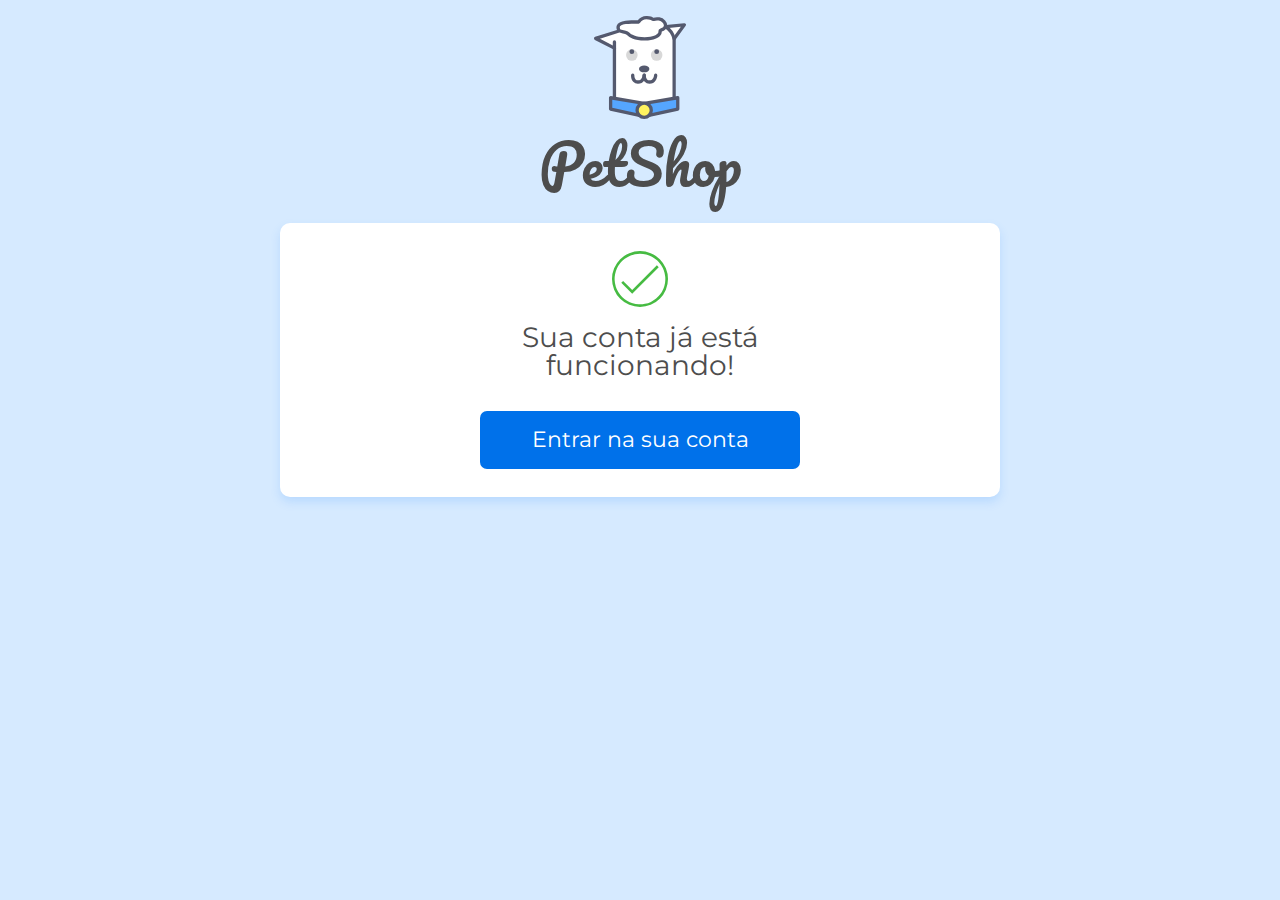
<file: javascript-alura/validaFormulario/validacao-doguito-main/cadastro_concluido.html>
<!DOCTYPE html>
<html lang="pt">
<head>
    <meta charset="UTF-8">
    <meta name="viewport" content="width=device-width, initial-scale=1.0">
    <title>Doguito Petshop | Cadastro concluído</title>
    <link href="https://fonts.googleapis.com/css2?family=Montserrat:wght@300;400&display=swap" rel="stylesheet">
    <link href="https://fonts.googleapis.com/css2?family=Pacifico&display=swap" rel="stylesheet"> 
    <link rel="stylesheet" href="./assets/css/base/base.css">
    <link rel="stylesheet" href="./assets/css/cadastro_concluido.css">
    <link rel="stylesheet" href="./assets/css/componentes/cartao.css">
    <link rel="stylesheet" href="./assets/css/componentes/inputs.css">
    <link rel="stylesheet" href="./assets/css/componentes/botao.css">
</head>
<body>
    <main class="container flex flex--coluna flex--centro">
        <div class="cadastro-cabecalho">
            <img src="./assets/img/doguito.svg" alt="Logo Doguito" class="cadastro-cabecalho__logo">
            <h1 class="cadastro-cabecalho__titulo">PetShop</h1>
        </div>
        <section class="cadastro-cartao cartao">
            <span class="cadastro-cartao__icone-concluido"></span>
            <h1 class="cadastro-cartao__titulo cartao__titulo">Sua conta já está funcionando!</h1>
            <a href="#" class="botao">Entrar na sua conta</a>
        </section>
    </main>
</body>
</html>
</file>
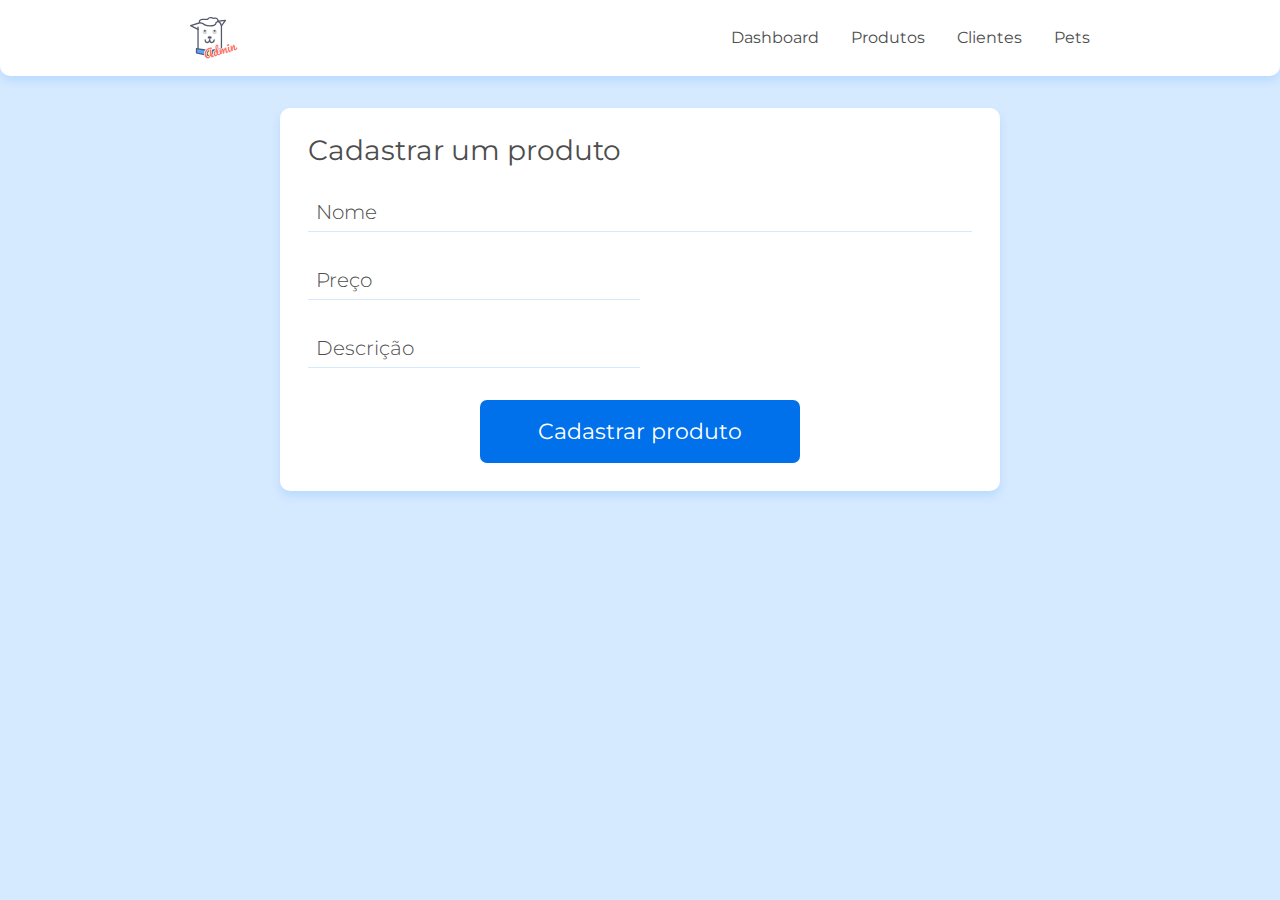
<file: javascript-alura/validaFormulario/validacao-doguito-main/cadastro_produto.html>
<!DOCTYPE html>
<html lang="pt">
<head>
    <meta charset="UTF-8">
    <meta name="viewport" content="width=device-width, initial-scale=1.0">
    <title>Doguito Petshop | Cadastro de produto</title>
    <link href="https://fonts.googleapis.com/css2?family=Montserrat:wght@300;400&display=swap" rel="stylesheet">
    <link href="https://fonts.googleapis.com/css2?family=Pacifico&display=swap" rel="stylesheet"> 
    <link rel="stylesheet" href="./assets/css/base/base.css">
    <link rel="stylesheet" href="./assets/css/componentes/cabecalho.css">
    <link rel="stylesheet" href="./assets/css/componentes/cartao.css">
    <link rel="stylesheet" href="./assets/css/cadastra_cliente.css">
    <link rel="stylesheet" href="./assets/css/componentes/inputs.css">
    <link rel="stylesheet" href="./assets/css/componentes/botao.css">
    <link rel="stylesheet" href="./assets/css/cadastro_produto.css">
</head>
<body>
    <header class="cabecalho container">
        <img src="./assets/img/doguitoadm.svg" alt="Logo Doguito" class="cabecalho__logo">
        <nav>
            <ul class="cabecalho__lista-navegacao">
                <li class="cabecalho__link"><a href="#">Dashboard</a></li>
                <li class="cabecalho__link"><a href="#">Produtos</a></li>
                <li class="cabecalho__link"><a href="lista_cliente.html">Clientes </a></li>
                <li class="cabecalho__link"><a href="#">Pets</a></li>
            </ul>
        </nav>
    </header>
    <main class="container flex flex--centro flex--coluna">
        <section class="cartao cadastro">
            <h1 class="cartao__titulo">Cadastrar um produto</h1>
            <form action="./cadastro_produto_concluido.html" class="flex flex--coluna">
                <div class="input-container">
                    <input name="nome" id="nome" class="input" type="text" placeholder="Nome">
                    <label class="input-label" for="nome">Nome</label>
                    <span class="input-mensagem-erro">Este campo não está válido</span>
                </div>
                <div class="input-container cadastro__preco-container">
                    <input name="preco" id="preco" class="input" type="text" placeholder="Preço">
                    <label class="input-label" for="preco">Preço</label>
                    <span class="input-mensagem-erro">Este campo não está válido</span>
                </div>
                <div class="input-container cadastro__descricao-container">
                    <input class="input" name="descricao" id="descricao" placeholder="Descrição">
                    <label class="input-label" for="descricao">Descrição</label>
                    <span class="input-mensagem-erro">Este campo não está válido</span>
                </div>
                <button class="botao">Cadastrar produto</button>
            </form>
        </section>
    </main>
</body>
</html>
</file>
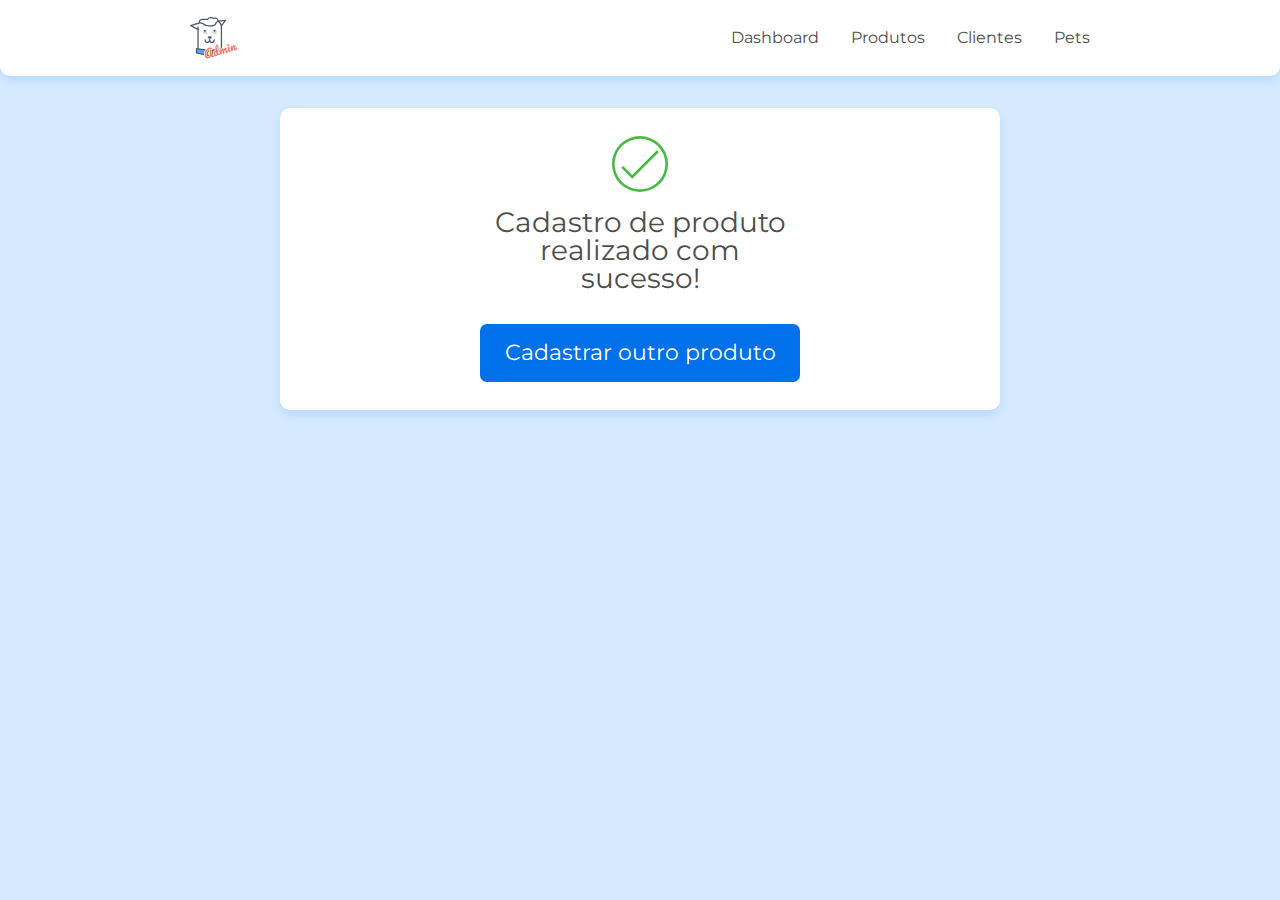
<file: javascript-alura/validaFormulario/validacao-doguito-main/cadastro_produto_concluido.html>
<!DOCTYPE html>
<html lang="pt">
<head>
    <meta charset="UTF-8">
    <meta name="viewport" content="width=device-width, initial-scale=1.0">
    <title>Doguito Petshop | Cadastro concluído</title>
    <link href="https://fonts.googleapis.com/css2?family=Montserrat:wght@300;400&display=swap" rel="stylesheet">
    <link href="https://fonts.googleapis.com/css2?family=Pacifico&display=swap" rel="stylesheet"> 
    <link rel="stylesheet" href="./assets/css/base/base.css">
    <link rel="stylesheet" href="./assets/css/componentes/cabecalho.css">
    <link rel="stylesheet" href="./assets/css/cadastro_concluido.css">
    <link rel="stylesheet" href="./assets/css/componentes/cartao.css">
    <link rel="stylesheet" href="./assets/css/componentes/inputs.css">
    <link rel="stylesheet" href="./assets/css/componentes/botao.css">
</head>
<body>
    <header class="cabecalho container">
        <img src="./assets/img/doguitoadm.svg" alt="Logotipo Doguito" class="cabecalho__logo">
        <nav>
            <ul class="cabecalho__lista-navegacao">
                <li class="cabecalho__link"><a href="#">Dashboard</a></li>
                <li class="cabecalho__link"><a href="#">Produtos</a></li>
                <li class="cabecalho__link"><a href="#">Clientes</a></li>
                <li class="cabecalho__link"><a href="#">Pets</a></li>
            </ul>
        </nav>
    </header>
    <main class="container flex flex--coluna flex--centro">
        <section class="cadastro-cartao cartao">
            <span class="cadastro-cartao__icone-concluido"></span>
            <h1 class="cadastro-cartao__titulo cartao__titulo">Cadastro de produto realizado com sucesso!</h1>
            <a href="./cadastro_produto.html" class="botao">Cadastrar outro produto</a>
        </section>
    </main>
</body>
</html>
</file>
<file: flexbox-alura/css/style.css>
body {
	background-color: #F2F5F7;
	font-family: 'Open Sans',Arial,sans-serif;
}

.container {
	width: 94%;
	margin: 0 auto;
}

.cabecalhoPrincipal {
	background-color: #FFF;
	padding: 20px 0;
}

.cabecalhoPrincipal-titulo {
	font-weight: bold;
	font-size: 2em;
	margin-bottom: 20px;
}

.cabecalhoPrincipal-titulo a {
	text-decoration: none;
	color: inherit;
}

.cabecalhoPrincipal-nav-link {
	padding: 10px;
	margin-bottom: 10px;
	color: #9799A6;
	background-color: #FFF;
	text-decoration: none;
	transition: .5s;
	display: block;

	border-bottom: 1px solid #9799A6;
}

.conteudoPrincipal {
	margin-top: 20px;
	margin-bottom: 20px;
}

.subtitulo {
	font-weight: bold;
	font-size: 32px;
	margin-bottom: 10px;
	text-align: center;
}

.conteudoPrincipal-cursos-link {
	height: 100px;
	background-color: #FFF;
	text-align: center;
	margin: 1%;
	transition: .3s;
	box-shadow: 2px 2px 2px #CCC;
	position: relative;
}

.conteudoPrincipal-cursos-link a {
	text-decoration: none;
	color: #000;
	font-weight: bold;
	display: block;
	width: 100%;
	height: 100%;
	position: absolute;
	top: 0;
	left: 0;
}

.conteudoPrincipal-cursos-link:hover {
	box-shadow: 4px 4px 4px #CCC;
}

.conteudoPrincipal-cursos-link a:before {
	content: '';
	display: block;
	width: 50px;
	height: 50px;
	margin: 10px auto;
}

.conteudoPrincipal-cursos-link:nth-child(even) a:before {
	background: url(../img/background1.svg) no-repeat;	
}

.conteudoPrincipal-cursos-link:nth-child(odd) a:before {
	background: url(../img/background2.svg) no-repeat;
}


.rodapePrincipal {
	background-color: #324C64;
	padding-top: 20px;
}

.rodapePrincipal .subtitulo {
	color: #FFF;
}

.rodapePrincipal-navMap-link {
	text-decoration: none;
	color: #FFF;
	margin-top: 10px;
}

.rodapePrincipal-navMap-link {
	font-size: .9em;
}

.navmap-list-title {
	font-weight: 700;
	font-size: 1.3em;
	margin: .9em 0;
	padding-left: .3em;
	padding-top: .2em;
	padding-bottom: .2em;
}

.navmap-list-title + .rodapePrincipal-navMap-link {
	margin-top: 0;
}

.navmap-list-title-bancoDeDados { color: #EC6E5A; border-left: 4px solid #EC6E5A; }
.navmap-list-title-framework { color: #AD85BF; border-left: 4px solid #AD85BF; }
.navmap-list-title-frontend { color: #5EC6F3; border-left: 4px solid #5EC6F3; }
.navmap-list-title-backend { color: #25D285; border-left: 4px solid #25D285; }

.rodapePrincipal-patrocinadores {
	margin-top: 30px;
	background: #F2F5F7;
	padding: 20px 0;
}

.rodapePrincipal-contatoForm {
	margin-top: 20px;
	text-align: center;
}

.rodapePrincipal-contatoForm label[for=email-contato] {
	font-weight: bold;
	font-size: 14px;
	color: #000;
	margin-bottom: 5px;
	display: block;
}

.rodapePrincipal-contatoForm-emailInput {
	border-top-left-radius: 5px;
	border-bottom-left-radius: 5px;
	padding: 10px;
}

.rodapePrincipal-contatoForm-submit {
	border-top-right-radius: 5px;
	border-bottom-right-radius: 5px;
	background-color: #4DBA7A;
	color: #FFF;
	cursor: pointer;
	
}

.rodapePrincipal-contatoForm-submit,
.rodapePrincipal-contatoForm-emailInput {
	outline: 0;
	border: 1px solid #4DBA7A;
	box-sizing: border-box;
	font-size: 16px;
}

.videoSobre {
	background-color: #5E9EDC;
	padding: 25px 0;

}

.videoSobre-video {
	max-width: 100%;
}

.videoSobre .container {
	color: #FFF;
}

.videoSobre-sobre-title {
	font-size: 1.2em;
	font-weight: bolder;
}

.videoSobre-sobre {
	font-size: 1.3em;
	line-height: 2;
}

.videoSobre-button {
	border-radius: 8px;
	background-color: #ec6e5a;
	display: block;
	color: #FFF;
	border: none;
	height: 50px;
	font-size: .8em;
	outline: none;
}

.rodapePrincipal-contatoForm-legend {
	margin-bottom: 10px;
}

@media(min-width: 769px) {

	.container {
		width: 85%;	
	}

	.subtitulo {
		text-align: left;
	}

	.cabecalhoPrincipal-nav-link {
		border-radius: 5px;
		border: 1px solid #9799A6;
	}

	.cabecalhoPrincipal-nav-link:hover {
		color: #FFF;
		background-color: #9799A6;
	}

	.cabecalhoPrincipal-titulo {
		margin: 0;
	}

	.cabecalhoPrincipal-nav {
		width: auto;
	}

	.cabecalhoPrincipal-nav-link {
		width: auto;
		margin: 0 0 0 10px;
	}

	.rodapePrincipal-contatoForm {
		margin-top: 0;
		text-align: left;
	}

	.conteudoPrincipal-cursos-link:nth-child(3n) {
		margin-right: 0;
	}

	.conteudoPrincipal-cursos-link:nth-child(3n+1) {
		margin-left: 0;
	}

}

@media(min-width: 1000px) {
	.conteudoPrincipal-cursos-link {
		margin: 1.333%;
	}

	.conteudoPrincipal-cursos-link:nth-child(3n) {
		margin-right: 1.33%;
	}

	.conteudoPrincipal-cursos-link:nth-child(3n+1) {
		margin-left: 1.333%;
	}

	.conteudoPrincipal-cursos-link:nth-child(4n) {
		margin-right: 0;
	}

	.conteudoPrincipal-cursos-link:nth-child(4n+1) {
		margin-left: 0;
	}

	.videoSobre-sobre {
		margin-left: 1.5em;
	}

}
</file>
<file: flexbox-alura/css/flexbox.css>
.cabecalhoPrincipal .contai ner {
    display: flex;
    align-items: center;
    justify-content: space-between;
}

.cabecalhoPrincipal-nav {
    display: flex;
}


.rodapePrincipal-patrocinadores .container {
    display: flex;
    justify-content: space-between;    
}

.rodapePrincipal-patrocinadores-list{
    display: flex;
    align-items: center;
    justify-content: space-around;
    width: 70%;
    margin-right: 5%;
}

.rodapePrincipal-contatoForm {
    width: 25%;
}

.rodapePrincipal-contatoForm-fieldset {
    display: flex;
}

.rodapePrincipal-navMap-list {
    display: flex;
    flex-flow: column wrap;
  /*  flex-direction: column;
    flex-wrap: wrap; */
    height: 250px;    
}

.conteudoPrincipal-cursos {
    display: flex;
    flex-wrap: wrap;

}

.conteudoPrincipal-cursos-link{
    width: 23%;
    margin: 1%;

}

.conteudoPrincipal-cursos-link:nth-child(4n){
    margin-right: 0;
}

.conteudoPrincipal-cursos-link:nth-child(4n + 1) {
    margin-left: 0;
}

.videoSobre .container {
    display: flex;
}

.videoSobre-sobre {
    text-align: center;
    display: flex;
    flex-direction: column;
    flex-grow: 2;
}

.videoSobre-sobre-list {
    flex-grow: 1;
}

.videoSobre-video {
    flex-grow: 1;
    flex-shrink: 2;
}


/*Parte mobile*/
@media(max-width: 768px){
.cabecalhoPrincipal-nav {
    flex-direction: column;
}

.cabecalhoPrincipal .container {
    flex-direction: column;
    align-items: initial;
    text-align: center;
}

.conteudoPrincipal-cursos-link{
    width: 100%;
}

.conteudoPrincipal-cursos {
    flex-direction: column;
}

.rodapePrincipal-navMap-list {
    height: auto;
}

.rodapePrincipal-patrocinadores .container {
    flex-direction: column;
    align-items: center;
    
}

.rodapePrincipal-contatoForm {
    width: 100%;
}

.rodapePrincipal-patrocinadores-list {
    margin: 0;
    width: 100%;
}

.rodapePrincipal-contatoForm-fieldset {
    justify-content: center;
}
.cabecalhoPrincipal-nav-link-app {
    order: -1;
}

.videoSobre .container{
    flex-direction: column;
}
.videoSobre-video {
    margin: 0 auto;
}
}
</file>
<file: htmlCSS-alura/CSS-grid/assets/css/style.css>
.app {
    background: #f1f1f1;
    display: grid;  
    font-family: Arial, Helvetica, sans-serif;
    grid-template-areas: 
        "cabecalho"
        "conteudo"
        "rodape";
        grid-template-columns: auto;
        grid-template-rows: 50px auto auto; ;
}

.cabecalho {
    display: flex;
    align-items: center;
    padding: 0 2rem;
    grid-area: cabecalho;
}
 
.conteudo {
    grid-area: conteudo;
    padding: 0 2rem;
}

.rodape {
    background: #fdfdfd;
    color: #333333;
    font-size: .8rem;
    padding: 1rem;
    text-align: center;
    grid-area: rodape;
}
</file>
<file: htmlCSS-alura/CSS-grid/assets/css/destaques.css>
.destaques {
    display: grid;
    grid-gap: .2rem;
    grid-template-columns: 25% 25% 25% 25%;
    grid-template-rows: 33.33% 33.33% 33.33%;
    height: calc(100vh - 50px);
    justify-content: center;
    
}

.destaques__principal {
    background: url(../img/fortnite.jpg) center / cover no-repeat;
    grid-row: 1 / 3;    
}

.destaques__secundario:nth-child(2) {
    background: url(../img/pubg.jpg) center / cover no-repeat;
        
}

.destaques__secundario:nth-child(3) {
    background: url(../img/slack.png) center / cover no-repeat;
     
}

.destaques__secundario:nth-child(4) {
    background: url(../img/whatsapp.png) center / cover no-repeat;
     
}

.destaques__secundario:nth-child(5) {
    background: url(../img/cs-go.jpg) center / cover no-repeat;
     
}

.destaques__categorias{
    grid-column: 1 / 3;
    grid-row: 3 / 3;
}

.destaques__categorias___lista {
    display: flex;
    flex-wrap: wrap;
    height: 100%;
    justify-content: space-between;
}

.destaques__categorias___item {
     align-items: center;
     background: #fdfdfd;
     border-left: 5px solid transparent;
     color: #333333; 
     display: flex;
     padding: 1rem;
     width: 50%;
}

.destaques__categorias___link {
    color: inherit;
}

.destaques__titulo {
    background: rgba(0, 0, 0, 0.5);
    color: #fdfdfd;
    padding: .6rem;
    text-align: center;
    width: 100%;    
}

.caixa {
    display: flex;
    align-items: flex-end;
    justify-content: center;
}
</file>
<file: htmlCSS-alura/CSS-grid/assets/css/populares.css>
.populares{
    padding: 3rem 0;
}

.populares__conteudo {
    display: flex;
    flex-wrap: wrap;
    grid-area: conteudo;
    padding: 1rem 0;

}

.populares__card{
    background: #fdfdfd;
    display: grid;
    grid-template-areas: 
        "card-imagem"
        "card-corpo";    
    grid-template-columns: 100%;
}

.populares__card___imagem{
    grid-area: card-imagem;
    height: 100%;
    width: 100%;
}

.populares__card___corpo{
    display: grid;  
    grid-area: card-corpo;
    grid-row-gap: .5rem;
    grid-template-areas: 
    "card-cabecalho"
    "card-conteudo";
    grid-template-rows: 50px auto;
    padding: .75rem;
}

.populares__card___titulo{
    color: #333333;
    font-size: 1.5rem;    
}

.populares__card___data{
    color: #808080;
    font-size: .9rem;
}

.populares__card___descricao{
    color: #333333;
    line-height: 1.5;
    margin: 1rem 0;
    text-align: justify;
}
.populares__titulo{
    font-weight: 500;
}
.populares__icone{
    margin-right: .25rem;
}

.populares__card:last-child{
    margin-right: 0;
}
.populares__cabecalho{
    border-bottom: 1px solid #dcdcdc;
    display: flex;
    justify-content: space-between;
}

.populares__botao{
    background: transparent;
    border: none;
    color: #333333
}
</file>
<file: htmlCSS-alura/CSS-grid/assets/css/menu.css>
.menu__link{
    color: #333333;
    padding: .5rem 1rem;
}

.menu__link:hover, .menu__link.ativo {
    border-bottom: 2px solid #0073e6;
}
</file>
<file: htmlCSS-alura/CSS-grid/assets/css/responsivo.css>
@media screen and (min-width: 0) {
    .destaques__principal,  .destaques__categorias{
        grid-column: 1 / 5;
    }
    .destaques__secundario:nth-child(2) {
        display: none;
        grid-column: none;
        grid-row: none;
    }
    .destaques__secundario:nth-child(3) {
        display: none;
        grid-column: none;
        grid-row: none;
    }
    .destaques__secundario:nth-child(4) {
        display: none;
        grid-column: none;
        grid-row: none;
    }
    .destaques__secundario:nth-child(5) {
        display: none;
        grid-column: none;
        grid-row: none;
    }

    .populares__conteudo{        
        flex-direction: column;
    }

    .populares__card{
        grid-template-rows: 150px auto;
        margin-bottom: 3rem;
        margin-right: 0;
        width: 100%;
    }
    
}

@media screen and (min-width: 768px){
    .destaques__principal{
        grid-column: 1 / 4;
    }
    .destaques__secundario:nth-child(2) {
        display: flex;
        grid-column: 4 / 4 ;
        grid-row: 1 / 1 ;
    }
    .destaques__secundario:nth-child(3) {
        display: flex;
        grid-column: 4 / 4;
        grid-row: 2 / 2 ;
    }
    .destaques__secundario:nth-child(4) {
        display: flex;
        grid-column: 4 /4;
        grid-row: 3 / 3;
    }
    .destaques__secundario:nth-child(5) {
        display: flex;
        grid-column: 3 / 3;
        grid-row: 3 / 3;
    }
    .destaques__categorias{
        grid-column: 1 / 3;
    }

    .populares__conteudo{        
        flex-direction: row;
    }    
    .populares__card{
        grid-template-rows: 173px auto;
        margin-bottom: 3rem;
        margin-right: 1rem;
        width: calc(50% - 1rem);
    }
    
}

@media screen and (min-width: 992px) {
    
    .populares__card{
        margin-bottom: 3rem;
        width: calc(33.33% - 1rem);
    }
}

@media screen  and (min-width: 1200px){
       
    .populares__card{
        margin-bottom: 0;
        width: calc(20% - 1rem);
    }
}
</file>
<file: javascript-alura/javaScript/introducao-javascript/css/index.css>
*{
	box-sizing: border-box;
 }

body{
	font-family: "Helvetica Neue", "Helvetica", Helvetica, Arial, sans-serif;
	font-size: 14px;
}

header{
	background-color: #333;
	height: 3em;
	color: #FFF;
	margin-bottom: 1em;
}

header h1{
	font-size: 2em;
	display:inline-block;
	vertical-align:	middle;
}
header h2{
	font-size: 2em;
	display:inline-block;
	vertical-align:	middle;
}

header .container:before{
	content: '';
	display:inline-block;
	height: 100%;
	vertical-align:	middle;
}

.container, .titulo{
	width: 60%;
	height: 100%;
	margin: 0 auto;
}

section{
	margin: 2em 0;
	overflow: hidden;
}

section h2{
	font-size: 3em;
	display: block;
	padding-bottom: .5em;
	border-bottom: 1px solid #ccc;
	margin-bottom: .5em;
}

table{
	width: 100%;
	margin-bottom : .5em;
    table-layout: fixed;

}

td, th {
	padding: .7em;
	margin: 0;
	border: 1px solid #ccc;
	text-align: center;
}

th{
	font-weight: bold;
	background-color: #EEE;
}

label{
	color: #555;
	display: block;
	margin-bottom: .2em;
}

.campo{
	margin: 0;
	padding-bottom: 1em;
	width: 100%;
	border: 1px solid #ccc;
	padding: .7em;
	width: 100%;
}

.campo-medio{
	display: inline-block;
	padding-right: .5em;
}

.grupo{
	width: 32%;
	display: inline-block;
	padding: 10px 0px;
}

button{
	padding: .5em 2em;
	border: 0;
	border-bottom: 3px solid;
	font-size: 1.2em;
	cursor: pointer;
	margin: 0;
	margin-top: -3px;
	color: #fff;
	background-color:#0c8cd3;
	border-color: #04324c;
	width: 20%;
    display: block;
    clear: both;
    margin: 10px 0px;

}

button:active{
	margin-top:0px;
	border: 0;
}

button[disabled=disabled], button:disabled {
    background-color: gray;
	border-color: darkgray;

}

.adicionar-paciente{
    margin-top: 30px;
}

.campo-invalido{
	border: 1px solid red;
}

.paciente-invalido{
	background-color: lightcoral;
}

#mensagens-erro{
	color: red;
}

.fadedOut {
	opacity: 0;
	transition: 0.5s;
}

#filtrar-tabela {
    width: 200px;
    height: 35px;
    margin-bottom: 10px;
}

.invisivel {
	display: none;
}
</file>
<file: javascript-alura/JS-WEB/js_web_1920-projeto_inicial/projeto_inicial/assets/css/style.css>
body {
  margin: 0;
}

.app {
  display: flex;
  align-items: center;
  justify-content: center;
  width: 100vw;
  min-height: 100vh;
}

.todo-list {
  background-color: #0B2027;
  font-family: "Space Mono", monospace;
  padding: 1rem;
  min-width: 400px;
  min-height: 300px;
}

.title {
  border-bottom: 1px solid rgba(246, 241, 209, 0.5);
  font-size: 1.5rem;
  font-family: "BioRhyme", serif;
  color: #F6F1D1;
}

.form {
  display: flex;
  justify-content: center;
}

.form-input,
.form-button {
  border-radius: 0;
  padding: 0.75rem;
  font-size: 0.75rem;
}

.form-input {
  outline: none;
  background-color: #F6F1D1;
  border-color: rgba(255, 255, 255, 0.1);
}

.form-button {
  border: 1px;
  background: #F6F1D1;
  text-transform: uppercase;
  cursor: pointer;
  margin-left: 0.25rem;
}

.form-button:hover {
  color: #F6F1D1;
  background: rgba(246, 241, 209, 0.1);
}

body {
  margin: 0;
}

.app {
  display: flex;
  align-items: center;
  justify-content: center;
  width: 100vw;
  min-height: 100vh;
}

.todo-list {
  background-color: #0B2027;
  font-family: "Space Mono", monospace;
  padding: 1rem;
  min-width: 400px;
  min-height: 300px;
}

.title {
  border-bottom: 1px solid rgba(246, 241, 209, 0.5);
  font-size: 1.5rem;
  font-family: "BioRhyme", serif;
  color: #F6F1D1;
}

.form {
  display: flex;
  justify-content: center;
}
.form-input, .form-button {
  border-radius: 0;
  padding: 0.75rem;
  font-size: 0.75rem;
}
.form-input {
  outline: none;
  background-color: #F6F1D1;
  border-color: rgba(255, 255, 255, 0.1);
}
.form-button {
  border: 1px;
  background: #F6F1D1;
  text-transform: uppercase;
  cursor: pointer;
  margin-left: 0.25rem;
}
.form-button:hover {
  color: #F6F1D1;
  background: rgba(246, 241, 209, 0.1);
}

.list {
  padding: 0;
  list-style: none;
  width: 100%;
}

.task {
  background-color: rgba(255, 255, 255, 0.1);
  color: #F6F1D1;
  display: flex;
  justify-content: space-between;
  margin-bottom: 0.5rem;
  padding: 1rem 3rem;
}

.check-button, .delete-button {
  background-color: #F6F1D1;
  border: none;
  box-shadow: 0 0 8px rgba(0, 0, 0, 0.1);
  outline: none;
  border-radius: 2px;
  cursor: pointer;
}

.task.done .check-button {
  background-color: #46494C;
  color: #F6F1D1;
}

.check-icon {
  display: block;
  padding: 1px;
  width: 10px;
  height: 10px;
  background-color: transparent;
  border-radius: 50%;
}

.task.done .check-icon {
  background-color: #0B2027;
}

.content {
  margin: 0;
}

.task.done .content {
  text-decoration: line-through;
}

/*# sourceMappingURL=style.css.map */
</file>
<file: javascript-alura/validaFormulario/validacao-doguito-main/assets/css/cadastro.css>
.cadastro-cabecalho {
    display: flex;
    flex-direction: column;
    align-items: center;

    padding-top: 1rem;
}

.cadastro-cabecalho__logo {
    width: 2.625rem;
    margin-bottom: 0.5rem;
}

.cadastro-cabecalho__titulo {
    font-family: var(--fonte-familia-logo);
    font-size: var(--fonte-tamanho-logo);
    margin-bottom: 1rem;
}

@media(min-width: 800px) {
    .cadastro-cabecalho__logo {
        width: 5.75rem;
        margin-bottom: 1rem;
    }

    .cadastro-cabecalho__titulo {
        margin-bottom: 2rem;
    }
}
</file>
<file: javascript-alura/validaFormulario/validacao-doguito-main/assets/css/componentes/cartao.css>
.cartao {
    background-color: var(--cor-contraste-claro);
    border-radius: 10px;
    box-shadow: var(--sombra);
    width: 100%;
    max-width: 45rem;
    padding: 1.75rem;
    box-sizing: border-box;
    margin-bottom: 1rem;
}

.cartao__titulo {
    font-size: var(--fonte-tamanho-cartao-titulo);
    margin-bottom: 1rem;
}
</file>
<file: javascript-alura/validaFormulario/validacao-doguito-main/assets/css/componentes/inputs.css>
.formulario {
    margin-top: 2rem;
}

.formulario__legenda {
    font-size: var(--fonte-tamanho-formulario-fieldset);

    margin-bottom: 1rem;
}

.input-container {
    font-weight: var(--fonte-peso-input);
    position: relative;
    margin-bottom: 1rem;
    display: flex;
    flex-direction: column;
    justify-content: flex-end;
    box-sizing: border-box;
}

.input {
    box-sizing: border-box;
    border-bottom: 1px solid var(--cor-secundaria);
    padding: 1.375rem 0.5rem 0.5rem;
    height: 3.25rem;
    width: 100%;
}

.input::placeholder {
    visibility: hidden;
    color: #00000000;
}

.input:focus {
    outline: none;
}

.input-label {
    position: absolute;
    top: 1.375rem;
    left: 0.5rem;
    font-size: var(--fonte-tamanho-input-label);

    transition: all .25s;
}

.input:not(:placeholder-shown) + .input-label, .input:focus + .input-label {
    font-size: 0.875rem;
    top: 0.25rem;
    transition: all .25s;
}

.input-container--invalido {
    margin-bottom: 0.5rem;
}

.input-container--invalido .input {
    border: 1px solid var(--cor-aviso);
    border-radius: 7px;
}

.input-container--invalido .input-label {
    color: var(--cor-aviso);
}

.input-mensagem-erro {
    display: none;
}

.input-container--invalido .input-mensagem-erro {
    color: var(--cor-aviso);
    display: block;
    margin-top: 0.5rem;
    padding-left: 0.5rem;
}

.textarea {
    box-sizing: border-box;
    border: 1px solid var(--cor-secundaria);
    padding: 0.5rem;    
    border-radius: 7px;
    width: 100%;
    min-height: 3rem;
}

.textarea-container {
    position: relative;
    margin-top: 2rem;
    margin-bottom: 1rem;
    font-weight: var(--fonte-peso-input);
}

.textarea::placeholder {
    visibility: hidden;
}

.textarea:focus {
    outline: none;
}

.textarea-label {
    position: absolute;
    top: 0.5rem;
    left: 0.5rem;
    font-size: var(--fonte-tamanho-input-label);
    transition: all 0.25s;
}

.textarea:not(:placeholder-shown) + .textarea-label, .textarea:focus + .textarea-label {
    font-size: 0.875rem;
    top: -1.25rem;
    transition: all 0.25s;
}

.textarea-container--invalido {
    margin-bottom: 0.5rem;
}

.textarea-container--invalido .textarea {
    border: 1px solid var(--cor-aviso);
}

.textarea-container--invalido .textarea-label {
    color: var(--cor-aviso);
}

.textarea-mensagem-erro {
    display: none;
}

.textarea-container--invalido .textarea-mensagem-erro {
    display: block;
    color: var(--cor-aviso);
    margin-top: 0.5rem;
    padding-left: 0.5rem;
}
</file>
<file: javascript-alura/validaFormulario/validacao-doguito-main/assets/css/componentes/botao.css>
.botao {
    display: block;
    background-color: var(--cor-primaria);
    border-radius: 7px;
    width: 100%;
    margin-top: 1rem;
    max-width: 20rem;
    padding: 1.125rem;
    box-sizing: border-box;
    color: var(--cor-contraste-claro);
    font-size: var(--fonte-tamanho-botao);
    align-self: center;
    text-align: center;
}

.botao-simples {
    border: none;
    background-color: unset;
}

.botao-simples--adicionar {
    color: var(--cor-primaria);
}

.botao-simples--excluir {
    color: var(--cor-aviso);
}

.botao-simples--editar {
    color: var(--cor-sucesso);
}
</file>
<file: javascript-alura/validaFormulario/validacao-doguito-main/assets/css/cadastro_concluido.css>
.cadastro-cabecalho {
    display: flex;
    flex-direction: column;
    align-items: center;

    padding-top: 1rem;
}

.cadastro-cabecalho__logo {
    width: 2.625rem;
    margin-bottom: 0.5rem;
}

.cadastro-cabecalho__titulo {
    font-family: var(--fonte-familia-logo);
    font-size: var(--fonte-tamanho-logo);
    margin-bottom: 1rem;
}

.cadastro-cartao {
    display: flex;
    flex-direction: column;
    align-items: center;
    text-align: center;
}

.cadastro-cartao__icone-concluido {
    display: block;
    width: 3.5rem;
    height: 3.5rem;

    margin-bottom: 1rem;

    background-image: url(../img/checkmark.svg);
    background-size: cover;
    background-repeat: no-repeat;
}

.cadastro-cartao__titulo {
    max-width: 20rem;
}


@media(min-width: 800px) {
    .cadastro-cabecalho__logo {
        width: 5.75rem;
        margin-bottom: 1rem;
    }

    .cadastro-cabecalho__titulo {
        margin-bottom: 2rem;
    }
}
</file>
<file: javascript-alura/validaFormulario/validacao-doguito-main/assets/css/componentes/cabecalho.css>
.cabecalho {
    background-color: var(--cor-contraste-claro);
    border-radius: 0 0 10px 10px;
    box-shadow: var(--sombra);
    display: flex;
    justify-content: space-between;
    align-items: center;
    height: 4.75rem;
    margin-bottom: 2rem;
}

.cabecalho__logo {
    width: 3rem;
}

.cabecalho__lista-navegacao {
    display: flex;
}

.cabecalho__link {
    margin-left: 2rem;
}
</file>
<file: javascript-alura/validaFormulario/validacao-doguito-main/assets/css/cadastra_cliente.css>
.cadastro {
    display: flex;
    flex-direction: column;
}
</file>
<file: javascript-alura/validaFormulario/validacao-doguito-main/assets/css/cadastro_produto.css>
.cadastro__descricao {
    height: 15.75rem;
}

.cadastro__preco-container, .cadastro__descricao-container {
    width: 50%;
}
</file>
<file: javascript-alura/validaFormulario/validacao-doguito-main/assets/css/base/base.css>
@import url(_reset.css);
@import url(_variaveis.css);

body {
	background-color: var(--cor-secundaria);
	color: var(--cor-contraste-escuro);
	font-family: var(--fonte-familia-corpo);
	overflow-x: hidden;
}

.container { 
	padding-right: 1rem;
	padding-left: 1rem;
}

.flex {
	display: flex;
}

.flex--centro {
	align-items: center;
	justify-content: center;
}

.flex--coluna {
	flex-direction: column;
}

@media(min-width: 800px) {
  .container {
		padding-right: 2.5rem;
		padding-left: 2.5rem;	
	}
}

@media(min-width: 1200px) {
	.container {
		padding-left: calc((100vw - 900px)/2);
		padding-right: calc((100vw - 900px)/2);
	}
}
</file>
